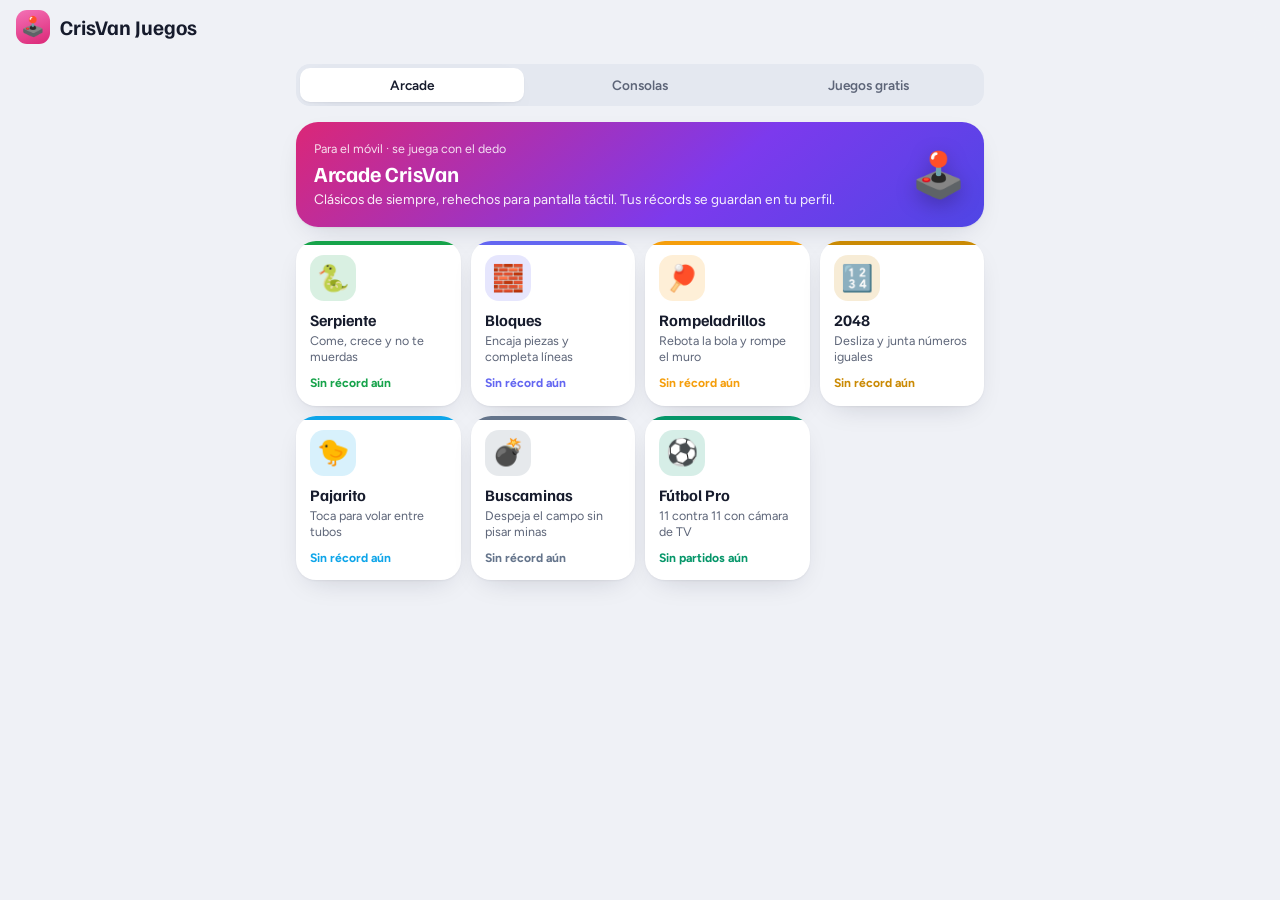
<file: index.html>
<!doctype html>
<html lang="es">
<head>
<meta charset="utf-8">
<meta name="viewport" content="width=device-width,initial-scale=1,viewport-fit=cover">
<title>CrisVan Juegos</title>
<meta name="theme-color" content="#DB2777">
<meta name="apple-mobile-web-app-capable" content="yes">
<meta name="apple-mobile-web-app-status-bar-style" content="black-translucent">
<meta name="apple-mobile-web-app-title" content="Juegos">
<link rel="manifest" href="manifest.webmanifest">
<link rel="apple-touch-icon" href="icons/icon-180.png">
<link rel="icon" href="icons/icon-192.png">
<link rel="preconnect" href="https://fonts.googleapis.com">
<link rel="stylesheet" href="https://fonts.googleapis.com/css2?family=Familjen+Grotesk:wght@500;700&family=Figtree:wght@400;500;600;700&display=swap">
<style>
:root{--bg:#EFF1F6;--surface:#FFFFFF;--sunk:#E4E8F0;--ink:#161B2C;--muted:#5D6578;--line:#D7DCE6;--accent:#3550A3;
 --f-display:"Familjen Grotesk","Avenir Next",system-ui,sans-serif;--f-body:"Figtree",-apple-system,"Segoe UI",system-ui,sans-serif;
 --sh:0 1px 2px rgba(16,24,48,.05),0 10px 30px -14px rgba(16,24,48,.22);color-scheme:light}
@media (prefers-color-scheme: dark){:root{--bg:#10131C;--surface:#191E2B;--sunk:#141824;--ink:#E7EAF2;--muted:#98A0B3;--line:#2A3142;--accent:#8EA6EE;color-scheme:dark}}
*{box-sizing:border-box}[hidden]{display:none!important}
html,body{margin:0;background:var(--bg);color:var(--ink);font:400 16px/1.4 var(--f-body);-webkit-text-size-adjust:100%}
.top{position:sticky;top:0;z-index:5;padding:calc(env(safe-area-inset-top) + 10px) 16px 10px;background:color-mix(in srgb,var(--bg) 85%,transparent);backdrop-filter:blur(12px);display:flex;align-items:center;gap:10px}
.top .lg{width:34px;height:34px;border-radius:11px;display:grid;place-items:center;background:linear-gradient(160deg,#F472B6,#DB2777);color:#fff;font-size:19px}
.top h1{font:700 1.3rem var(--f-display);margin:0}
.wrap{max-width:720px;margin:0 auto;padding:6px 16px calc(40px + env(safe-area-inset-bottom))}
.btn{font:600 .92rem var(--f-body);border:0;border-radius:12px;padding:11px 16px;background:var(--accent);color:#fff;cursor:pointer}
.btn.sec{background:var(--surface);color:var(--ink);border:1px solid var(--line)}
.wa-full{width:100%;margin:0 0 6px}
.hcard{background:var(--surface);border-radius:22px;box-shadow:var(--sh);padding:16px;margin-bottom:12px;display:grid;gap:8px}
.empty2{text-align:center;color:var(--muted);padding:26px 16px;background:var(--surface);border-radius:20px;box-shadow:var(--sh);margin-bottom:14px}
.seg{display:flex;background:var(--sunk);border-radius:14px;padding:4px;gap:4px;margin:4px 0 16px;overflow-x:auto}
.seg button{flex:1;border:0;background:none;color:var(--muted);font:600 .85rem var(--f-body);padding:9px 8px;border-radius:10px;cursor:pointer;white-space:nowrap}
.seg button[aria-selected="true"]{background:var(--surface);color:var(--ink);box-shadow:var(--sh)}
.h-sec{font:700 .75rem var(--f-body);text-transform:uppercase;letter-spacing:.12em;color:var(--muted);margin:22px 0 10px}
.sub2{font-size:.85rem;color:var(--muted);line-height:1.55}
#toast{position:fixed;left:50%;bottom:calc(24px + env(safe-area-inset-bottom));transform:translateX(-50%);background:#111827;color:#fff;padding:10px 16px;border-radius:14px;font:600 .88rem var(--f-body);z-index:9600;max-width:90vw;text-align:center;box-shadow:0 10px 30px rgba(0,0,0,.3)}
</style>
<link rel="stylesheet" href="games.css">
</head>
<body>
<header class="top"><div class="lg">🕹️</div><h1>CrisVan Juegos</h1></header>
<main class="wrap" id="mi-body"></main>
<div id="toast" hidden></div>
<script>
/* mini-entorno (antes lo daba CrisVan Hub) */
const $=s=>document.querySelector(s),$$=s=>[...document.querySelectorAll(s)];
const esc=s=>String(s==null?"":s).replace(/[&<>"]/g,c=>({"&":"&amp;","<":"&lt;",">":"&gt;",'"':"&quot;"}[c]));
function toast(t){if(!t)return;const e=$("#toast");e.textContent=t;e.hidden=false;clearTimeout(toast._t);toast._t=setTimeout(()=>e.hidden=true,2600)}
const nrm=s=>String(s||"").toLowerCase().normalize("NFD").replace(/[̀-ͯ]/g,"");
const iso2=d=>`${d.getFullYear()}-${String(d.getMonth()+1).padStart(2,"0")}-${String(d.getDate()).padStart(2,"0")}`;
const today0=()=>{const d=new Date();d.setHours(0,0,0,0);return d};
const daysTo=s=>{if(!s)return null;const [y,m,d]=s.split("-").map(Number);return Math.round((new Date(y,m-1,d)-today0())/864e5)};
const relD=n=>n==null?"":n===0?"hoy":n===1?"mañana":n===-1?"ayer":n>0?`en ${n} días`:`hace ${-n} días`;
const seg=(items,cur,attr)=>`<div class="seg" role="tablist">${items.map(([k,l])=>`<button role="tab" data-${attr}="${k}" aria-selected="${k===cur}">${l}</button>`).join("")}</div>`;
const B=()=>$("#mi-body");
let miState={tab:(()=>{try{return localStorage.getItem("gjTab")||"arcade"}catch(e){return"arcade"}})()};
const keepFocus=fn=>{const a=document.activeElement;if(a&&a.matches&&a.matches("#mi-body input")&&!miState.force)return;miState.force=false;fn()};
const curApp="juegos",profile="local",dbRaw=null;
</script>
<script src="app.js"></script>
<script>
addEventListener("click",e=>{const t=e.target.closest("[data-gmtab]");if(t)try{localStorage.setItem("gjTab",t.dataset.gmtab)}catch(_){}} ,true);
try{navigator.storage&&navigator.storage.persist&&navigator.storage.persist()}catch(e){}
renderJuegos();
if("serviceWorker" in navigator)addEventListener("load",()=>navigator.serviceWorker.register("sw.js").catch(()=>{}));
</script>
</body>
</html>
</file>
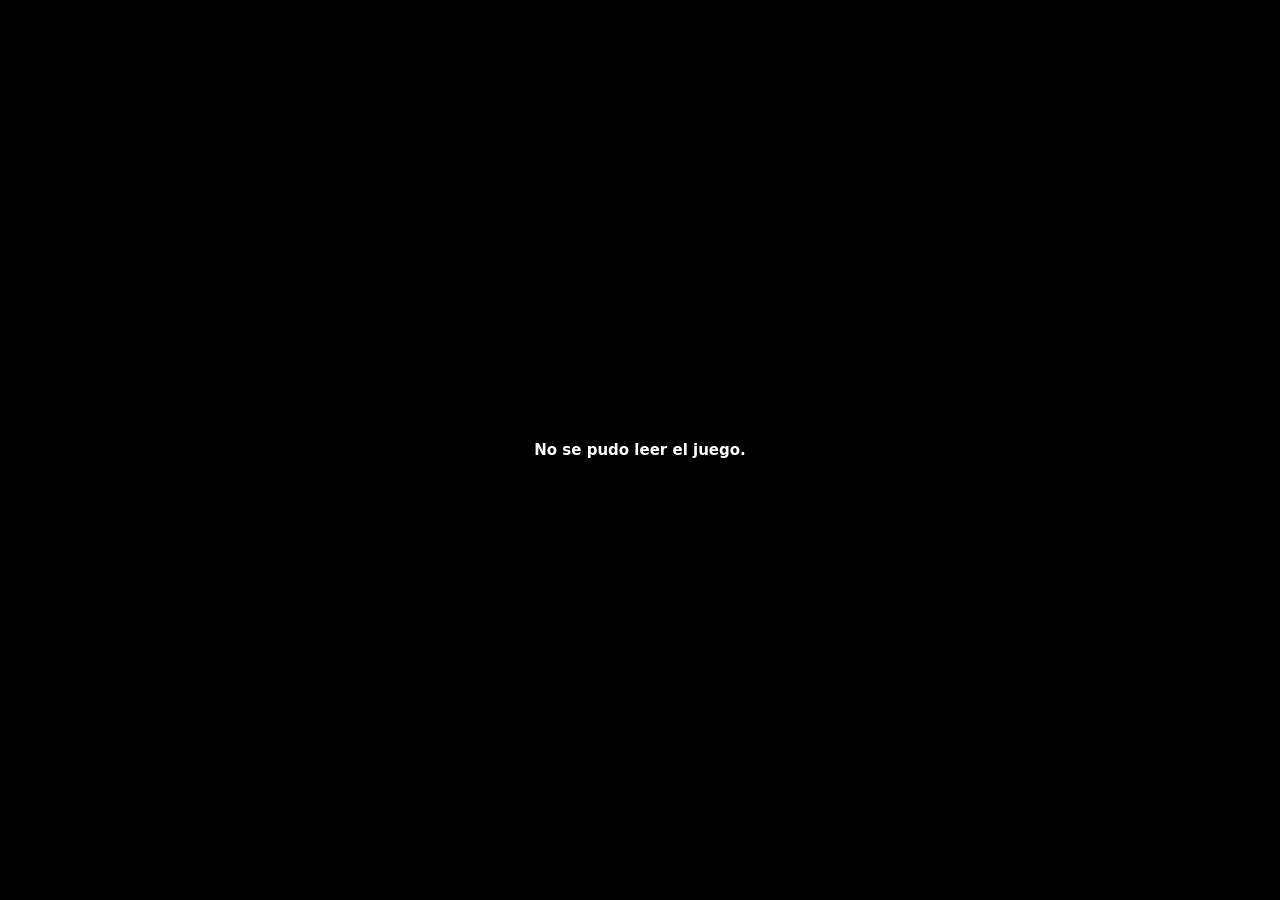
<file: ejs.html>
<!doctype html>
<html lang="es"><head><meta charset="utf-8"><meta name="viewport" content="width=device-width,initial-scale=1,viewport-fit=cover">
<title>Consola</title>
<style>html,body{margin:0;height:100%;background:#000;color:#fff;font:600 15px system-ui,sans-serif;overflow:hidden}#game{width:100%;height:100%}#err{position:absolute;inset:0;display:grid;place-items:center;text-align:center;padding:24px}</style>
</head><body><div id="game"></div><div id="err" hidden></div>
<script>
/* EmulatorJS (https://emulatorjs.org, GPL-3.0) cargado desde su CDN oficial. El juego sale del IndexedDB de la app. */
const q=new URLSearchParams(location.search),id=q.get("id"),core=q.get("core"),name=q.get("name")||"juego";
const fail=t=>{const e=document.getElementById("err");e.textContent=t;e.hidden=false};
const op=indexedDB.open("gfNes");
op.onerror=()=>fail("No se pudo abrir tu biblioteca de juegos.");
op.onsuccess=()=>{let st;try{st=op.result.transaction("roms","readonly").objectStore("roms").get(id)}catch(e){fail("No se pudo leer el juego.");return}
  st.onsuccess=()=>{const rom=st.result;if(!rom){fail("No encuentro este juego en el móvil.");return}
    window.EJS_player="#game";window.EJS_core=core;window.EJS_gameName=name.replace(/[#<$+%>!`&*'|{}/\\?"=@:^\r\n]/g,"");
    window.EJS_gameUrl=URL.createObjectURL(rom.data instanceof Blob?rom.data:new Blob([rom.data]));
    window.EJS_pathtodata="https://cdn.emulatorjs.org/4.2.3/data/";
    window.EJS_language="es-ES";window.EJS_color="#DB2777";window.EJS_startButtonName="▶ Jugar";
    window.EJS_backgroundColor="#000";window.EJS_Buttons={netplay:false,cheat:false,exitEmulation:false};
    const s=document.createElement("script");s.src=EJS_pathtodata+"loader.js";s.onerror=()=>fail("Necesitas conexión a internet para cargar esta consola la primera vez.");document.body.appendChild(s)}};
</script>
</body></html>
</file>
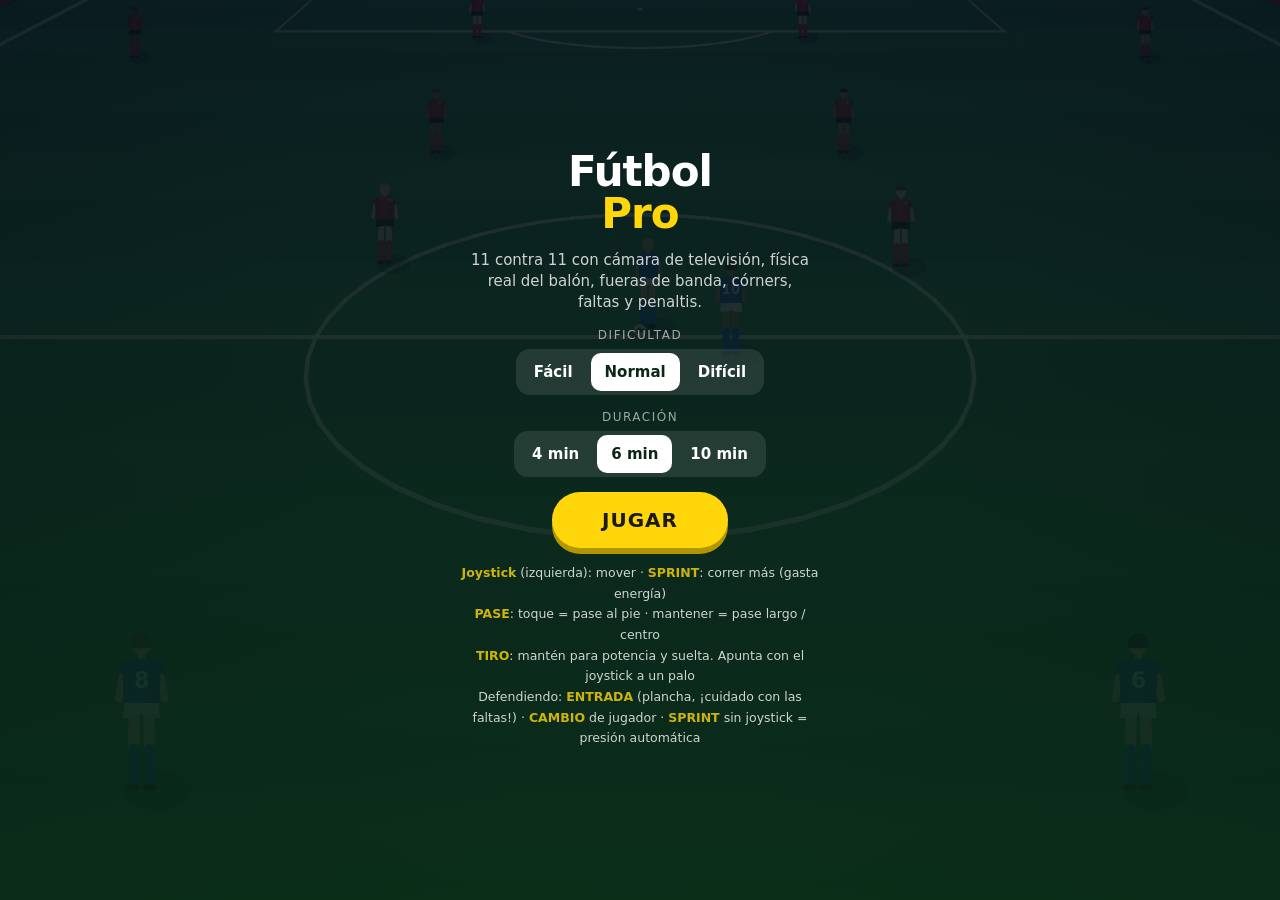
<file: futbol.html>
<!DOCTYPE html>
<html lang="es">
<head>
<meta charset="utf-8">
<meta name="viewport" content="width=device-width,initial-scale=1,maximum-scale=1,user-scalable=no,viewport-fit=cover">
<meta name="apple-mobile-web-app-capable" content="yes">
<meta name="mobile-web-app-capable" content="yes">
<meta name="apple-mobile-web-app-status-bar-style" content="black-translucent">
<meta name="theme-color" content="#06101c">
<title>Fútbol Pro</title>
<style>
html,body{margin:0;height:100%;background:#06101c;overflow:hidden;touch-action:none;-webkit-user-select:none;user-select:none;-webkit-touch-callout:none;-webkit-tap-highlight-color:transparent;font-family:-apple-system,BlinkMacSystemFont,system-ui,sans-serif;overscroll-behavior:none}
canvas{display:block;position:fixed;inset:0;width:100%;height:100%;touch-action:none}
#safe{position:fixed;left:0;top:0;padding:env(safe-area-inset-top) env(safe-area-inset-right) env(safe-area-inset-bottom) env(safe-area-inset-left);visibility:hidden;pointer-events:none}
.ov{position:fixed;inset:0;display:none;flex-direction:column;align-items:center;justify-content:center;gap:15px;background:linear-gradient(180deg,rgba(6,16,28,.88),rgba(8,40,22,.94));color:#fff;text-align:center;padding:calc(20px + env(safe-area-inset-top)) 22px calc(20px + env(safe-area-inset-bottom));box-sizing:border-box;z-index:5;overflow:auto}
.ov.show{display:flex}
h1{margin:0;font-size:42px;font-weight:900;letter-spacing:-1px;line-height:1}
h1 span{color:#ffd60a}
.sub{opacity:.8;font-size:15px;max-width:340px;line-height:1.4;margin:0}
.seg{display:flex;background:rgba(255,255,255,.1);border-radius:14px;padding:4px;gap:4px}
.seg button{border:0;background:transparent;color:#fff;font-weight:600;font-size:15px;font-family:inherit;padding:10px 14px;border-radius:10px}
.seg button.on{background:#fff;color:#0a2614}
.lbl{font-size:12px;text-transform:uppercase;letter-spacing:1.5px;opacity:.6;margin-bottom:-8px}
.big{border:0;background:#ffd60a;color:#1a1a1a;font-weight:800;font-size:20px;letter-spacing:1px;font-family:inherit;padding:16px 50px;border-radius:999px;box-shadow:0 6px 0 #b39500}
.big:active{transform:translateY(3px);box-shadow:0 3px 0 #b39500}
.ghost{border:2px solid rgba(255,255,255,.5);background:transparent;color:#fff;font-weight:700;font-size:16px;font-family:inherit;padding:12px 32px;border-radius:999px}
.score{font-size:60px;font-weight:900;letter-spacing:2px}
.how{font-size:12.5px;opacity:.8;line-height:1.65;max-width:360px}
.how b{color:#ffd60a}
.stats{font-size:14px;opacity:.85;line-height:1.7}
</style>
</head>
<body>
<canvas id="c"></canvas>
<div id="safe"></div>

<div class="ov show" id="menu">
  <h1>Fútbol<br><span>Pro</span></h1>
  <p class="sub">11 contra 11 con cámara de televisión, física real del balón, fueras de banda, córners, faltas y penaltis.</p>
  <div class="lbl">Dificultad</div>
  <div class="seg" id="diffSeg"><button data-d="facil">Fácil</button><button data-d="normal" class="on">Normal</button><button data-d="dificil">Difícil</button></div>
  <div class="lbl">Duración</div>
  <div class="seg" id="durSeg"><button data-t="240">4 min</button><button data-t="360" class="on">6 min</button><button data-t="600">10 min</button></div>
  <button class="big" id="play">JUGAR</button>
  <div class="how">
    <b>Joystick</b> (izquierda): mover · <b>SPRINT</b>: correr más (gasta energía)<br>
    <b>PASE</b>: toque = pase al pie · mantener = pase largo / centro<br>
    <b>TIRO</b>: mantén para potencia y suelta. Apunta con el joystick a un palo<br>
    Defendiendo: <b>ENTRADA</b> (plancha, ¡cuidado con las faltas!) · <b>CAMBIO</b> de jugador · <b>SPRINT</b> sin joystick = presión automática
  </div>
</div>

<div class="ov" id="pause">
  <h1>Pausa</h1>
  <div class="stats" id="pauseStats"></div>
  <button class="big" id="resume">CONTINUAR</button>
  <button class="ghost" id="quit">Abandonar partido</button>
</div>

<div class="ov" id="end">
  <h1 id="endTitle">¡Victoria!</h1>
  <div class="score" id="endScore">0 – 0</div>
  <div class="stats" id="endStats"></div>
  <button class="big" id="again">REVANCHA</button>
  <button class="ghost" id="toMenu">Menú</button>
</div>

<script>
(()=>{
"use strict";
/* ================= Constants ================= */
const cv=document.getElementById('c'),ctx=cv.getContext('2d');
const FL=105,FW=68,GW=7.32,GH=2.44,GD=2.0,BRAD=0.11,GRAV=9.81;
const G1=FW/2-GW/2,G2=FW/2+GW/2;
const CAM_D=21,CAM_H=14.5;
const CL=Math.hypot(CAM_D,CAM_H),cosP=CAM_D/CL,sinP=CAM_H/CL;
const SPR=1.45; // sprite exaggeration for small screens
const K_ROLL=0.75,K_AIR=0.1;
const DIFFS={
  facil:{spd:.9,tack:.6,shoot:.75,acc:.5,gk:.55,react:.6,pass:.6},
  normal:{spd:.97,tack:.85,shoot:1,acc:.68,gk:.68,react:.42,pass:.8},
  dificil:{spd:1.04,tack:1.1,shoot:1.15,acc:.8,gk:.8,react:.28,pass:.95}
};
const FORM=[
 {r:'GK',fx:.5,fy:.01,n:1},
 {r:'DEF',fx:.12,fy:.21,n:3},{r:'DEF',fx:.37,fy:.17,n:4},{r:'DEF',fx:.63,fy:.17,n:5},{r:'DEF',fx:.88,fy:.21,n:2},
 {r:'MID',fx:.13,fy:.39,n:11},{r:'MID',fx:.38,fy:.35,n:8},{r:'MID',fx:.62,fy:.35,n:6},{r:'MID',fx:.87,fy:.39,n:7},
 {r:'FW',fx:.42,fy:.47,n:9},{r:'FW',fx:.6,fy:.46,n:10}
];
const NAMES=[["Ortega","Navarro","Iglesias","Prieto","Castillo","Vega","Herrera","Molina","Rubio","Cano","Garrido"],
             ["Ferreira","Moreau","Bianchi","Kowalski","Lindqvist","Novak","Duarte","Petrov","Schulz","Okafor","Varga"]];
const KITS=[[{shirt:'#1d5fe0',shirt2:'#164bb3',shorts:'#f4f6fb',socks:'#1d5fe0',num:'#fff'},{shirt:'#18b56c',shirt2:'#12935a',shorts:'#111',socks:'#18b56c',num:'#fff',gloves:'#f5f5f5'}],
            [{shirt:'#d7282f',shirt2:'#a91d23',shorts:'#151515',socks:'#d7282f',num:'#fff'},{shirt:'#f2b705',shirt2:'#c99600',shorts:'#2a2a2a',socks:'#f2b705',num:'#111',gloves:'#222'}]];
const SKINS=['#f1c9a5','#e0ac7e','#c68642','#8d5524','#f5d0b5','#a86b3c','#d9a273'];
const HAIRS=['#1b1b1b','#3b2416','#6b4423','#d9b26f','#0e0e0e','#5a3a22','#8a5a2b'];

/* ================= Utils ================= */
const clamp=(v,a,b)=>v<a?a:v>b?b:v;
const hyp=Math.hypot;
const rnd=(a,b)=>a+Math.random()*(b-a);
const gauss=()=>(Math.random()+Math.random()+Math.random()-1.5)*1.15;
const dist=(a,b)=>hyp(a.x-b.x,a.y-b.y);
function segDist(px,py,ax,ay,bx,by){const dx=bx-ax,dy=by-ay,l=dx*dx+dy*dy||1;const t=clamp(((px-ax)*dx+(py-ay)*dy)/l,0,1);return hyp(px-ax-dx*t,py-ay-dy*t)}
const dir=t=>t===0?1:-1, ownY=t=>t===0?0:FL, oppY=t=>t===0?FL:0;
function toWorld(t,fx,fy){return t===0?{x:fx*FW,y:fy*FL}:{x:(1-fx)*FW,y:FL-fy*FL}}

/* ================= State ================= */
let VW=0,VH=0,DPR=1,safe={t:0,r:0,b:0,l:0},L={},F=300,CX=0,CY=0;
let players=[],teams=[[],[]],ball=null,ctrl=null,score=[0,0],state='menu',clock=0,MATCH=360,half=1,firstKick=0;
let diff=DIFFS.normal,paused=false,switchT=0,deadT=0,deadFn=null,goalT=0,scorer=null,setp=null,fade=0;
let ticker='',tickerT=0,bigMsg='',bigSub='',bigT=0;
let chaser=[null,null],cover=[null,null],marks=[new Map(),new Map()],support=new Map(),offLine=[0,FL];
let stats={shots:[0,0],onT:[0,0],poss:[0,0],fouls:[0,0],corners:[0,0]};
const cam={x:34,y:40};

/* ================= Layout ================= */
function readSafe(){const s=getComputedStyle(document.getElementById('safe'));safe={t:parseFloat(s.paddingTop)||0,r:parseFloat(s.paddingRight)||0,b:parseFloat(s.paddingBottom)||0,l:parseFloat(s.paddingLeft)||0}}
function resize(){
  DPR=Math.min(window.devicePixelRatio||1,3);VW=window.innerWidth;VH=window.innerHeight;
  cv.width=Math.round(VW*DPR);cv.height=Math.round(VH*DPR);readSafe();
  const portrait=VH>=VW;
  F=Math.min(VW*CL/25,VH*CL/21);
  CX=VW/2;CY=portrait?VH*.53:VH*.52;
  const by=VH-safe.b-(portrait?82:70);
  L.shoot={x:VW-safe.r-62,y:by,r:42};
  L.pass={x:VW-safe.r-150,y:by+22,r:34};
  L.sprint={x:VW-safe.r-74,y:by-92,r:28};
  L.joy={x:safe.l+88,y:by};
  L.pause={x:VW-safe.r-28,y:safe.t+26,r:19};
  L.mute={x:safe.l+28,y:safe.t+26,r:19};
  L.mm={w:44,h:68,x:VW-safe.r-56,y:safe.t+54};
}
window.addEventListener('resize',resize);
window.addEventListener('orientationchange',()=>setTimeout(resize,250));

/* ================= Audio ================= */
let ac=null,muted=false,noiseBuf=null,crowdGain=null,crowdT=0;
function ensureAudio(){
  if(!ac){try{ac=new (window.AudioContext||window.webkitAudioContext)();const n=ac.sampleRate*2;noiseBuf=ac.createBuffer(1,n,ac.sampleRate);const d=noiseBuf.getChannelData(0);let b=0;for(let i=0;i<n;i++){b=b*.6+(Math.random()*2-1)*.4;d[i]=b}
    const s=ac.createBufferSource(),f=ac.createBiquadFilter();crowdGain=ac.createGain();s.buffer=noiseBuf;s.loop=true;f.type='bandpass';f.frequency.value=700;f.Q.value=.5;crowdGain.gain.value=0;s.connect(f).connect(crowdGain).connect(ac.destination);s.start()}catch(e){ac=null}}
  if(ac&&ac.state==='suspended')ac.resume();
}
function env(g,t0,a,peak,dur){g.gain.setValueAtTime(0.0001,t0);g.gain.exponentialRampToValueAtTime(peak,t0+a);g.gain.exponentialRampToValueAtTime(0.0001,t0+dur)}
const sfx={
  kick(p=.6){if(!ac||muted)return;const t=ac.currentTime;const o=ac.createOscillator(),g=ac.createGain();o.type='sine';o.frequency.setValueAtTime(170,t);o.frequency.exponentialRampToValueAtTime(50,t+.1);env(g,t,.004,.2+.35*p,.13);o.connect(g).connect(ac.destination);o.start(t);o.stop(t+.15);
    const s=ac.createBufferSource(),f=ac.createBiquadFilter(),g2=ac.createGain();s.buffer=noiseBuf;f.type='highpass';f.frequency.value=1800;env(g2,t,.002,.06+.12*p,.05);s.connect(f).connect(g2).connect(ac.destination);s.start(t);s.stop(t+.06)},
  post(){if(!ac||muted)return;const t=ac.currentTime;[620,1180,1710].forEach((fr,i)=>{const o=ac.createOscillator(),g=ac.createGain();o.type='triangle';o.frequency.value=fr;env(g,t,.002,.12/(i+1),.6);o.connect(g).connect(ac.destination);o.start(t);o.stop(t+.65)})},
  net(){if(!ac||muted)return;const t=ac.currentTime;const s=ac.createBufferSource(),f=ac.createBiquadFilter(),g=ac.createGain();s.buffer=noiseBuf;f.type='lowpass';f.frequency.value=500;env(g,t,.01,.35,.3);s.connect(f).connect(g).connect(ac.destination);s.start(t);s.stop(t+.32)},
  whistle(len=.35,at=0){if(!ac||muted)return;const t=ac.currentTime+at;const o=ac.createOscillator(),l=ac.createOscillator(),lg=ac.createGain(),g=ac.createGain();o.type='sine';o.frequency.value=2750;l.frequency.value=30;lg.gain.value=150;l.connect(lg).connect(o.frequency);g.gain.setValueAtTime(0.0001,t);g.gain.exponentialRampToValueAtTime(.12,t+.02);g.gain.setValueAtTime(.12,t+len-.04);g.gain.exponentialRampToValueAtTime(0.0001,t+len);o.connect(g).connect(ac.destination);o.start(t);l.start(t);o.stop(t+len+.02);l.stop(t+len+.02)},
  roar(dur=3,vol=.4){if(!ac||muted)return;const t=ac.currentTime;const s=ac.createBufferSource(),f=ac.createBiquadFilter(),g=ac.createGain();s.buffer=noiseBuf;s.loop=true;f.type='bandpass';f.frequency.value=900;f.Q.value=.4;g.gain.setValueAtTime(0.0001,t);g.gain.exponentialRampToValueAtTime(vol,t+.3);g.gain.exponentialRampToValueAtTime(0.0001,t+dur);s.connect(f).connect(g).connect(ac.destination);s.start(t);s.stop(t+dur+.05)},
  ooh(){this.roar(1.3,.18)},
  tackle(){if(!ac||muted)return;const t=ac.currentTime;const s=ac.createBufferSource(),f=ac.createBiquadFilter(),g=ac.createGain();s.buffer=noiseBuf;f.type='lowpass';f.frequency.value=700;env(g,t,.01,.25,.2);s.connect(f).connect(g).connect(ac.destination);s.start(t);s.stop(t+.22)}
};
function crowdLevel(dt){
  if(!ac||!crowdGain)return;crowdT-=dt;if(crowdT>0)return;crowdT=.25;
  let v=0;
  if(state!=='menu'&&state!=='end'&&!paused&&!muted){const dg=Math.min(ball.y,FL-ball.y);v=.035+clamp((30-dg)/30,0,1)*.05}
  crowdGain.gain.setTargetAtTime(v,ac.currentTime,.4);
}

/* ================= Input ================= */
const joy={x:0,y:0,id:null,base:null,knob:null};
const mkBtn=()=>({id:null,down:false,t:0,pr:false,rel:false,held:0,mode:null});
const btn={shoot:mkBtn(),pass:mkBtn(),sprint:mkBtn()};
const keys={};
const near=(x,y,o,m=1.25)=>hyp(x-o.x,y-o.y)<o.r*m;
function pressBtn(b,id){b.id=id;b.down=true;b.t=0;b.pr=true}
function releaseBtn(b){b.id=null;b.down=false;b.rel=true;b.held=b.t}
function pdown(e){
  e.preventDefault();ensureAudio();
  const x=e.clientX,y=e.clientY;
  if(state==='menu'||state==='end')return;
  if(near(x,y,L.pause,1.6)){setPause(true);return}
  if(near(x,y,L.mute,1.6)){muted=!muted;return}
  if(paused)return;
  if(near(x,y,L.shoot)){pressBtn(btn.shoot,e.pointerId);return}
  if(near(x,y,L.pass)){pressBtn(btn.pass,e.pointerId);return}
  if(near(x,y,L.sprint,1.35)){pressBtn(btn.sprint,e.pointerId);return}
  if(x<VW*.5&&y>safe.t+60&&joy.id===null){joy.id=e.pointerId;joy.base={x,y};joy.knob={x,y};joy.x=joy.y=0}
}
function pmove(e){
  if(e.pointerId!==joy.id)return;e.preventDefault();
  const R=54;let dx=e.clientX-joy.base.x,dy=e.clientY-joy.base.y,d=hyp(dx,dy);
  if(d>R){joy.base.x+=dx*(1-R/d);joy.base.y+=dy*(1-R/d);dx=e.clientX-joy.base.x;dy=e.clientY-joy.base.y;d=R}
  joy.knob={x:joy.base.x+dx,y:joy.base.y+dy};
  if(d/R<.15){joy.x=joy.y=0}else{joy.x=dx/R;joy.y=dy/R}
}
function pup(e){
  if(e.pointerId===joy.id){joy.id=null;joy.x=joy.y=0;joy.base=null}
  for(const k in btn)if(btn[k].id===e.pointerId)releaseBtn(btn[k]);
}
cv.addEventListener('pointerdown',pdown,{passive:false});
window.addEventListener('pointermove',pmove,{passive:false});
window.addEventListener('pointerup',pup);window.addEventListener('pointercancel',pup);
document.addEventListener('touchmove',e=>e.preventDefault(),{passive:false});
document.addEventListener('gesturestart',e=>e.preventDefault());
document.addEventListener('dblclick',e=>e.preventDefault());
const KB={KeyK:'shoot',Space:'shoot',KeyJ:'pass',KeyX:'pass',ShiftLeft:'sprint',KeyL:'sprint'};
window.addEventListener('keydown',e=>{if(keys[e.code])return;keys[e.code]=true;ensureAudio();const b=KB[e.code];if(b){pressBtn(btn[b],'k');e.preventDefault()}if(e.code==='KeyP'||e.code==='Escape')setPause(!paused)});
window.addEventListener('keyup',e=>{keys[e.code]=false;const b=KB[e.code];if(b&&btn[b].id==='k')releaseBtn(btn[b])});
function joyVec(){
  let jx=joy.x,jy=joy.y;
  const kx=(keys.ArrowRight||keys.KeyD?1:0)-(keys.ArrowLeft||keys.KeyA?1:0),ky=(keys.ArrowDown||keys.KeyS?1:0)-(keys.ArrowUp||keys.KeyW?1:0);
  if(kx||ky){const d=hyp(kx,ky);jx=kx/d;jy=ky/d}
  const m=hyp(jx,jy);
  if(m<.15)return {x:0,y:0,m:0};
  return {x:jx/m,y:-jy/m,m:Math.min(1,m)}; // world: up on screen = +y
}

/* ================= Setup ================= */
function newMatch(){
  players=[];teams=[[],[]];
  for(const t of [0,1])FORM.forEach((f,i)=>{
    const p={team:t,idx:i,role:f.r,fx:f.fx,fy:f.fy,num:f.n,name:NAMES[t][i],
      skin:SKINS[(i*3+t*5)%SKINS.length],hair:HAIRS[(i*5+t*2)%HAIRS.length],
      x:0,y:0,vx:0,vy:0,ang:t?-Math.PI/2:Math.PI/2,dx:0,dy:dir(t),anim:Math.random()*6,
      cool:0,slide:0,sdx:0,sdy:0,slideHit:false,down:0,lie:0,dive:0,diveDir:0,diveSpd:0,kickT:0,holdT:0,stamina:1,tackT:rnd(.2,.6),decT:rnd(0,.4),idle:0,sprinting:false};
    players.push(p);teams[t].push(p);
  });
  ball={x:34,y:52.5,z:0,vx:0,vy:0,vz:0,owner:null,passTo:null,passT:0,last:null,lastTeam:-1,shot:false,saveTried:false,rot:0,inNet:0,kickAge:0,protect:0};
  score=[0,0];clock=0;half=1;stats={shots:[0,0],onT:[0,0],poss:[0,0],fouls:[0,0],corners:[0,0]};
  firstKick=Math.random()<.5?0:1;
  ctrl=teams[0][9];
  setupSet({kind:'kickoff',team:firstKick});
  cam.x=34;cam.y=46;
}
function setPos(p,x,y){p.x=x;p.y=y;p.vx=p.vy=0;p.slide=p.dive=p.down=p.lie=0;p.kickT=0;p.holdT=0;p.cool=.2}
function setupSet(s){
  fade=.45;state='set';setp=s;
  s.t=s.team===0&&s.kind!=='goalkick'?8:rnd(1.1,1.7);
  const sg=dir(s.team);
  // ball spot
  if(s.kind==='kickoff'){s.x=34;s.y=52.5}
  if(s.kind==='corner'){s.x=s.x<34?.4:FW-.4;s.y=s.y<52?.4:FL-.4}
  if(s.kind==='goalkick'){s.x=34+(Math.random()<.5?-1:1)*6;s.y=ownY(s.team)+sg*5.5}
  if(s.kind==='penalty'){s.x=34;s.y=oppY(s.team)-sg*11}
  if(s.kind==='throw'){s.x=s.x<34?0:FW}
  Object.assign(ball,{x:s.x,y:s.y,z:0,vx:0,vy:0,vz:0,owner:null,passTo:null,shot:false,inNet:0,protect:0,saveTried:false});
  ball.last=null;
  // formation positions
  for(const p of players){
    if(s.kind==='kickoff'){const w=toWorld(p.team,p.fx,p.fy);setPos(p,w.x,w.y);continue}
    const f=formTarget(p);setPos(p,f.x,f.y);
  }
  for(const t of [0,1]){const g=teams[t][0];setPos(g,34,ownY(t)+dir(t)*.8)}
  // taker
  let tk;
  const field=teams[s.team].filter(p=>p.role!=='GK');
  if(s.kind==='goalkick')tk=teams[s.team][0];
  else if(s.kind==='kickoff')tk=teams[s.team][9];
  else if(s.kind==='penalty')tk=teams[s.team][10];
  else tk=field.slice().sort((a,b)=>dist(a,ball)-dist(b,ball))[0];
  s.taker=tk;
  // default aim
  let ax=0,ay=sg;
  if(s.kind==='throw'){ax=s.x<34?1:-1;ay=sg*.6}
  if(s.kind==='corner'){ax=34-s.x;ay=(oppY(s.team)-sg*11)-s.y}
  if(s.kind==='kickoff'){ax=s.team===0?-.4:.4;ay=-sg}
  const al=hyp(ax,ay)||1;s.ax=ax/al;s.ay=ay/al;
  placeTaker(s);
  // special arrangements
  const opp=teams[1-s.team];
  if(s.kind==='kickoff'){
    const mate=teams[s.team][10];setPos(mate,34+(s.team===0?2.5:-2.5),52.5-sg*1);
    for(const p of players){const d=hyp(p.x-34,p.y-52.5);if(p!==tk&&p!==mate){const own=p.team===0?Math.min(p.y,51.5):Math.max(p.y,53.5);p.y=own}if(p.team!==s.team&&d<9.5){const a=Math.atan2(p.y-52.5,p.x-34);p.x=34+Math.cos(a)*9.6;p.y=52.5+Math.sin(a)*9.6;if(p.team===0)p.y=Math.min(p.y,51.5);else p.y=Math.max(p.y,53.5)}}
  }
  if(s.kind==='corner'){
    const gy=oppY(s.team);
    const spots=[[34,gy-sg*6],[31,gy-sg*9],[37.5,gy-sg*10],[29,gy-sg*12],[39,gy-sg*13],[34,gy-sg*17]];
    const atk=[9,10,2,3,7,6].map(i=>teams[s.team][i]).filter(p=>p!==tk);
    atk.forEach((p,i)=>{if(spots[i])setPos(p,spots[i][0]+rnd(-.8,.8),spots[i][1])});
    const dfs=[2,3,1,4,6,7].map(i=>opp[i]);
    dfs.forEach((p,i)=>{const a=atk[i];if(a)setPos(p,a.x+rnd(-.6,.6),a.y+sg*1.2)});
    setPos(opp[9],34,gy-sg*22);
    stats.corners[s.team]++;
  }
  if(s.kind==='penalty'){
    const gy=oppY(s.team);
    for(const p of players){if(p===tk||p.role==='GK')continue;const inBoxY=Math.abs(p.y-gy)<17;if(inBoxY&&Math.abs(p.x-34)<21)setPos(p,clamp(p.x,10,58)+rnd(-1,1),gy-sg*rnd(18,22))}
    setPos(opp[0],34,gy-sg*.3);
  }
  if(s.kind==='free'){
    const gy=oppY(s.team),dG=hyp(34-s.x,gy-s.y);
    if(dG<34){ // wall
      const ux=(34-s.x)/dG,uy=(gy-s.y)/dG,wx=s.x+ux*9.15,wy=s.y+uy*9.15;
      const n=dG<25?4:3;
      const wallers=[6,7,8,5].map(i=>opp[i]).slice(0,n);
      wallers.forEach((p,i)=>{const o=(i-(n-1)/2)*.75;setPos(p,wx-uy*o,wy+ux*o)});
    }
  }
  // keep opponents 9.15 m away
  if(s.kind!=='kickoff')for(const p of opp){const d=hyp(p.x-ball.x,p.y-ball.y);if(d<9.15&&p.role!=='GK'){const a=Math.atan2(p.y-ball.y,p.x-ball.x)||0;p.x=ball.x+Math.cos(a)*9.3;p.y=ball.y+Math.sin(a)*9.3}}
  for(const p of players){p.x=clamp(p.x,-1,FW+1);p.y=clamp(p.y,-.5,FL+.5)}
  if(s.team===0&&s.kind!=='goalkick')ctrl=tk;
  else ctrl=teams[0].filter(p=>p.role!=='GK').sort((a,b)=>dist(a,ball)-dist(b,ball))[0];
  cam.x=clamp(ball.x,13,55);cam.y=clamp(ball.y+(s.team===0?5:-2),6,100);
  if(s.kind==='throw'){ball.z=2.1}
  const T=s.team===0?'tu equipo':'la CPU';
  const txt={kickoff:'Saque inicial',throw:'Saque de banda para '+T,corner:'Córner para '+T,goalkick:'Saque de puerta',free:'Falta a favor de '+T,penalty:'¡PENALTI para '+T+'!'}[s.kind];
  tick(txt);
  if(s.kind==='penalty'){bigMsg='¡PENALTI!';bigSub='';bigT=1.6}
  for(const k in btn){btn[k].mode=null}
}
function placeTaker(s){
  const tk=s.taker;
  if(s.kind==='throw'){setPos(tk,s.x+(s.x<34?-.3:.3),s.y)}
  else setPos(tk,ball.x-s.ax*.65,ball.y-s.ay*.65);
  tk.ang=Math.atan2(s.ay,s.ax);tk.dx=s.ax;tk.dy=s.ay;tk.cool=0;
}

/* ================= Ball helpers ================= */
function possTeam(){if(ball.owner)return ball.owner.team;if(ball.passTo)return ball.passTo.team;return -1}
function airTime(){if(ball.z<=.02&&ball.vz<=.5)return 0;return (ball.vz+Math.sqrt(Math.max(0,ball.vz*ball.vz+2*GRAV*ball.z)))/GRAV}
function ballAt(t){
  const tA=airTime();
  let f,zt=0;
  if(t<=tA){f=(1-Math.exp(-K_AIR*t))/K_AIR;zt=ball.z+ball.vz*t-.5*GRAV*t*t}
  else{const fa=(1-Math.exp(-K_AIR*tA))/K_AIR,ea=Math.exp(-K_AIR*tA)*(tA>0?.85:1);f=fa+ea*(1-Math.exp(-K_ROLL*(t-tA)))/K_ROLL}
  return {x:clamp(ball.x+ball.vx*f,-1,FW+1),y:clamp(ball.y+ball.vy*f,-1,FL+1),z:Math.max(0,zt)};
}
function intercept(p,spd){
  if(ball.owner)return {x:ball.owner.x+ball.owner.vx*.25,y:ball.owner.y+ball.owner.vy*.25,t:dist(p,ball.owner)/spd};
  for(let t=0;t<=3;t+=.06){const b=ballAt(t);if(b.z>2.3)continue;if(hyp(b.x-p.x,b.y-p.y)<=spd*t+.6)return {x:b.x,y:b.y,t}}
  const b=ballAt(3);return {x:b.x,y:b.y,t:3+dist(p,b)/spd};
}
function kickBall(p,vx,vy,vz,kind,pow){
  ball.owner=null;ball.vx=vx;ball.vy=vy;ball.vz=vz;ball.last=p;ball.lastTeam=p.team;
  ball.shot=kind==='shot';ball.saveTried=false;ball.passTo=null;ball.kickAge=0;ball.inNet=0;ball.protect=0;
  if(ball.z<.02&&vz>0)ball.z=.03;
  p.cool=.35;p.kickT=.28;sfx.kick(pow||.5);
}
function groundPassTo(p,tx,ty){
  const dx=tx-ball.x,dy=ty-ball.y,d=hyp(dx,dy)||1;
  const v=clamp(d*K_ROLL+5,8,27);
  kickBall(p,dx/d*v,dy/d*v,0,'pass',.4);
}
function lobTo(p,tx,ty,flight){
  const dx=tx-ball.x,dy=ty-ball.y,d=hyp(dx,dy)||1;
  const T=flight||clamp(.55+d/23,.75,2.2);
  const vh=d/T*(1+K_AIR*T*.5);
  kickBall(p,dx/d*vh,dy/d*vh,.5*GRAV*T-(ball.z>1?ball.z/T:0),'pass',.7);
}
function shootAt(p,ax,ah,sp){
  const gy=oppY(p.team),dx=ax-ball.x,dy=gy-ball.y,d=hyp(dx,dy)||1;
  const t=d/sp*(1+K_AIR*d/sp*.5);
  const vz=(ah-ball.z+.5*GRAV*t*t)/t;
  p.ang=Math.atan2(dy,dx);p.dx=dx/d;p.dy=dy/d;
  kickBall(p,dx/d*sp,dy/d*sp,vz,'shot',Math.min(1,sp/30));
  stats.shots[p.team]++;
  if(ax>G1&&ax<G2&&ah<GH)stats.onT[p.team]++;
}
function passTo(p,m,lob){
  let tx=m.x,ty=m.y,d=hyp(tx-ball.x,ty-ball.y);
  for(let i=0;i<2;i++){
    let T;
    if(lob)T=clamp(.55+d/23,.75,2.2);
    else{const v=clamp(d*K_ROLL+5,8,27);T=-Math.log(Math.max(.05,1-d*K_ROLL/v))/K_ROLL}
    tx=clamp(m.x+m.vx*T*.85,1,FW-1);ty=clamp(m.y+m.vy*T*.85,1,FL-1);d=hyp(tx-ball.x,ty-ball.y);
  }
  if(lob)lobTo(p,tx,ty);else groundPassTo(p,tx,ty);
  ball.passTo=m;ball.passT=lob?3:2.4;
}
function laneBlocked(p,m){for(const o of teams[1-p.team]){const d=segDist(o.x,o.y,p.x,p.y,m.x,m.y);if(d<1.6&&dist(o,p)>1.2)return true}return false}
function openness(m){let n=99;for(const o of teams[1-m.team])n=Math.min(n,dist(o,m));return Math.min(n,10)/10}
function nearestOpp(p){let best=null,bd=1e9;for(const o of teams[1-p.team]){const d=dist(o,p);if(d<bd){bd=d;best=o}}return [best,bd]}
function inBox(o,t){return Math.abs(o.x-34)<20.16&&Math.abs(o.y-ownY(t))<16.5}

/* ================= Human ================= */
function humanPlay(dt){
  const p=ctrl;if(!p)return;
  const j=joyVec(),has=ball.owner===p,S=btn.shoot,P=btn.pass;
  if(P.pr){if(has)P.mode='pass';else{manualSwitch();P.mode=null;return}}
  if(S.pr){if(has)S.mode='shot';else{startSlide(p,j.m?j.x:p.dx,j.m?j.y:p.dy);S.mode=null}}
  if(P.rel&&P.mode==='pass'){P.mode=null;if(has){humanPass(p,P.held,j);return}}
  if(S.rel&&S.mode==='shot'){S.mode=null;if(has){humanShoot(p,S.held,j);return}}
  if(!has){if(P.mode==='pass')P.mode=null;if(S.mode==='shot')S.mode=null}
  if(p.slide>0||p.down>0)return;
  const spr=btn.sprint.down&&p.stamina>.04;
  let spd=(spr?8.1:6.1)*(has?.9:1)*(S.mode==='shot'?.55:1)*(.72+.28*Math.min(1,p.stamina*2.2));
  if(j.m){p.idle=0;p.sprinting=spr;setVel(p,j.x*spd*j.m,j.y*spd*j.m,dt,has?5:6)}
  else{
    p.idle+=dt;p.sprinting=false;
    if(!has&&(btn.sprint.down||p.idle>.9))aiOff(p,dt,true);
    else setVel(p,0,0,dt,6);
  }
}
function humanPass(p,held,j){
  const dx=j.m?j.x:p.dx,dy=j.m?j.y:p.dy;
  if(held<.22){
    const m=bestPassDir(p,dx,dy,false,0);
    if(m)passTo(p,m,false);else kickBall(p,dx*14,dy*14,0,'pass',.4);
  }else{
    const pw=clamp((held-.15)/.75,0,1);
    const m=bestPassDir(p,dx,dy,true,pw);
    if(m)passTo(p,m,true);else{const d=14+pw*36;lobTo(p,clamp(ball.x+dx*d,1,FW-1),clamp(ball.y+dy*d,1,FL-1))}
  }
}
function bestPassDir(p,dx,dy,long,pw){
  let best=null,bs=-1e9;const want=long?18+pw*30:12;
  for(const m of teams[p.team]){
    if(m===p)continue;
    const mx=m.x-p.x,my=m.y-p.y,d=hyp(mx,my);if(d<4||d>(long?60:38))continue;
    const al=(mx*dx+my*dy)/d;if(al<.45)continue;
    if(m.role==='GK'&&al<.85)continue;
    let s=al*3-Math.abs(d-want)/22+openness(m)*.6;
    if(!long&&laneBlocked(p,m))s-=.7;
    if(s>bs){bs=s;best=m}
  }
  return best;
}
function humanShoot(p,held,j){
  const pw=clamp(held/.9,0,1),gy=FL,dG=hyp(34-ball.x,gy-ball.y);
  if(dG>42||p.dy<-.25){const d=24+pw*26;lobTo(p,clamp(ball.x+p.dx*d,2,FW-2),clamp(ball.y+p.dy*d,2,FL-2));return}
  const aimX=34+(j.m?j.x*3.25:rnd(-1.4,1.4));
  const aimH=.25+pw*1.55;
  const [,od]=nearestOpp(p);
  const ang=Math.abs(ball.x-34)/(gy-ball.y+4);
  const ex=(.3+pw*pw*1.1+dG/24+(od<1.8?.8:0)+ang*.7)*gauss();
  const eh=(.12+pw*pw*.85+dG/45)*gauss();
  shootAt(p,aimX+ex,Math.max(.12,aimH+eh),16.5+pw*14.5);
  tick('¡Disparo de '+p.name+'!');
}
function startSlide(p,dx,dy){
  if(p.slide>0||p.down>0||p.cool>0)return;
  const d=hyp(dx,dy)||1;p.sdx=dx/d;p.sdy=dy/d;p.slide=.55;p.slideHit=false;p.ang=Math.atan2(p.sdy,p.sdx);p.dx=p.sdx;p.dy=p.sdy;
  p.stamina=Math.max(0,p.stamina-.08);sfx.tackle();
}
function manualSwitch(){
  let best=null,bt=1e9;
  for(const m of teams[0]){if(m===ctrl||m.role==='GK')continue;const t=intercept(m,7.5).t;if(t<bt){bt=t;best=m}}
  if(best){ctrl=best;switchT=1}
}
function updateCtrl(dt){
  const o=ball.owner;
  if(o&&o.team===0&&o.role!=='GK'){ctrl=o;return}
  if(!o&&ball.passTo&&ball.passTo.team===0&&ball.passTo.role!=='GK'){ctrl=ball.passTo;return}
  switchT-=dt;if(switchT>0)return;switchT=.3;
  const j=joyVec();
  if(j.m&&dist(ctrl,ball)<15)return;
  let best=null,bt=1e9;
  for(const m of teams[0]){if(m.role==='GK'||m.down>0)continue;const t=intercept(m,7.5).t;if(t<bt){bt=t;best=m}}
  const ct=intercept(ctrl,7.5).t;
  if(best&&best!==ctrl&&bt<ct-.45)ctrl=best;
}

/* ================= AI ================= */
function computeRoles(){
  const poss=possTeam();
  chaser=[null,null];cover=[null,null];marks=[new Map(),new Map()];support=new Map();
  // offside lines (second last defender)
  const ys0=teams[0].map(p=>p.y).sort((a,b)=>a-b),ys1=teams[1].map(p=>p.y).sort((a,b)=>b-a);
  offLine[0]=Math.min(ys0[1],52.5);offLine[1]=Math.max(ys1[1],52.5);
  for(const t of [0,1]){
    if(poss===t)continue;
    const list=teams[t].filter(p=>p.role!=='GK'&&p.down<=0).map(p=>[p,intercept(p,7.6*(t===1?diff.spd:1)).t]).sort((a,b)=>a[1]-b[1]);
    if(list.length){chaser[t]=list[0][0];cover[t]=list[1]?list[1][0]:null}
    if(ball.passTo&&ball.passTo.team===t)chaser[t]=ball.passTo;
  }
  if(poss>=0){
    const d=1-poss,atk=teams[poss].filter(p=>p.role!=='GK'&&p!==ball.owner&&p!==ball.passTo);
    const taken=new Set();
    const defs=teams[d].filter(p=>p.role!=='GK'&&p!==chaser[d]&&p!==cover[d]).sort((a,b)=>(a.role==='DEF'?0:1)-(b.role==='DEF'?0:1));
    for(const p of defs){
      const f=formTarget(p);let best=null,bd=13;
      for(const a of atk){if(taken.has(a))continue;const dd=hyp(a.x-f.x,a.y-f.y);if(dd<bd){bd=dd;best=a}}
      if(best){taken.add(best);marks[d].set(p,best)}
    }
    if(ball.owner){
      const o=ball.owner,sg=dir(poss);
      const mates=teams[poss].filter(p=>p!==o&&p.role!=='GK').sort((a,b)=>dist(a,o)-dist(b,o)).slice(0,2);
      mates.forEach(m=>{
        const side=m.x>o.x?1:-1;
        let tx=o.x+side*rnd(7,10),ty=o.y+sg*rnd(6,11);
        if(poss===0)ty=Math.min(ty,offLine[1]-.6);else ty=Math.max(ty,offLine[0]+.6);
        if(!m.supT||m.supT<=0){m.supX=clamp(tx,3,FW-3);m.supY=clamp(ty,2,FL-2);m.supT=1.2}
        support.set(m,{x:m.supX,y:m.supY});
      });
    }
  }
}
function formTarget(p){
  const t=p.team,sg=dir(t),own=ownY(t),poss=possTeam();
  const bx=ball?ball.x:34,by=ball?ball.y:52.5;
  const prog=t===0?by/FL:(FL-by)/FL;
  let fy=p.fy+(prog-.38)*.62;
  if(poss===t)fy+=.07;else if(poss===1-t)fy-=.03;
  if(p.role==='FW'&&poss===t)fy+=.07;
  if(p.role==='DEF')fy=Math.min(fy,poss===t?.56:.43);
  if(p.role==='MID')fy=Math.min(fy,.78);
  fy=clamp(fy,.05,.9);
  let x=(t===0?p.fx:1-p.fx)*FW;
  const spread=poss===t?1.1:.82;
  x=34+(x-34)*spread+(bx-34)*.32;
  let y=own+sg*fy*FL;
  if(state==='play'){if(t===0)y=Math.min(y,Math.max(offLine[1],by)-.6);else y=Math.max(y,Math.min(offLine[0],by)+.6)}
  return {x:clamp(x,2,FW-2),y:clamp(y,1,FL-1)};
}
function setVel(p,tvx,tvy,dt,k){
  const a=Math.min(1,dt*k);p.vx+=(tvx-p.vx)*a;p.vy+=(tvy-p.vy)*a;
  const s=hyp(p.vx,p.vy);
  if(s>.7)turnTo(p,Math.atan2(p.vy,p.vx),dt,ball.owner===p?7:10);
  else if(p!==ball.owner)turnTo(p,Math.atan2(ball.y-p.y,ball.x-p.x),dt,5);
}
function turnTo(p,a,dt,rate){let d=a-p.ang;while(d>Math.PI)d-=2*Math.PI;while(d<-Math.PI)d+=2*Math.PI;const m=rate*dt;p.ang+=clamp(d,-m,m);p.dx=Math.cos(p.ang);p.dy=Math.sin(p.ang)}
function moveTo(p,tx,ty,spd,dt){
  const dx=tx-p.x,dy=ty-p.y,d=hyp(dx,dy);let tvx=0,tvy=0;
  if(d>.35){const s=spd*Math.min(1,d/3);tvx=dx/d*s;tvy=dy/d*s}
  setVel(p,tvx,tvy,dt,4.5);
}
function aiOff(p,dt,auto){
  const t=p.team,k=t===1?diff.spd:1,jog=6*k,spr=7.9*k;
  if(ball.passTo===p&&!ball.owner){const i=intercept(p,spr);return moveTo(p,i.x,i.y,spr,dt)}
  if(chaser[t]===p||(auto&&btn.sprint.down)){const i=intercept(p,spr);return moveTo(p,i.x,i.y,ball.owner?spr*.97:spr,dt)}
  if(cover[t]===p&&possTeam()!==t){const og=ownY(t),bx=ball.x,by=ball.y,d=hyp(34-bx,og-by)||1;return moveTo(p,bx+(34-bx)/d*7,by+(og-by)/d*7,spr*.85,dt)}
  let tg=support.get(p)||formTarget(p);
  const m=marks[t].get(p);
  if(m){const og=ownY(t),d=hyp(34-m.x,og-m.y)||1;tg={x:m.x+(34-m.x)/d*1.6,y:m.y+(og-m.y)/d*1.6};}
  const d=hyp(tg.x-p.x,tg.y-p.y);
  moveTo(p,tg.x,tg.y,d>9?spr*.85:jog*(m?1:.85),dt);
}
function spaceAhead(p){const sg=dir(p.team);for(const o of teams[1-p.team]){const rx=o.x-p.x,ry=(o.y-p.y)*sg;if(ry>0&&ry<8&&Math.abs(rx)<3.5)return false}return true}
function bestPassAI(p){
  const sg=dir(p.team),[,pod]=nearestOpp(p);let best=null,bs=-1e9,lob=false;
  for(const m of teams[p.team]){
    if(m===p)continue;if(m.role==='GK'&&pod>2.5)continue;
    const d=dist(m,p);if(d<6||d>48)continue;
    const gain=(m.y-p.y)*sg/30;
    const blocked=laneBlocked(p,m);
    const lb=blocked&&d>14;if(blocked&&!lb)continue;
    const s=gain+openness(m)*.75-d/85-(lb?.25:0)+(m.role==='GK'?-.6:0);
    if(s>bs){bs=s;best=m;lob=lb}
  }
  return best?{m:best,s:bs,lob}:null;
}
function aiDribble(p,dt){
  const t=p.team,sg=dir(t),gy=oppY(t),k=t===1?diff.spd:1;
  const dG=hyp(34-p.x,gy-p.y),[,od]=nearestOpp(p);
  p.decT-=dt;
  if(p.decT<=0){
    p.decT=diff.react*rnd(.8,1.3)*(t===0?1:1);
    const central=Math.abs(p.x-34)<19;
    if(dG<27&&central){let ch=dG<11?.9:dG<17?.4:.09;if(od<2)ch*=1.25;if(Math.random()<ch*(t===1?diff.shoot:1)){aiShoot(p);return}}
    if(Math.abs(gy-p.y)<21&&Math.abs(p.x-34)>13&&Math.random()<.55){aiCross(p);return}
    const bp=bestPassAI(p),ahead=spaceAhead(p);
    let ds=ahead?.32:-.08;if(od<2.4)ds-=.45;
    if(bp&&bp.s>ds+.12*Math.random()&&Math.random()<(t===1?diff.pass:.8)+.12){passTo(p,bp.m,bp.lob);return}
  }
  let ax=34-p.x,ay=gy-p.y;const ad=hyp(ax,ay)||1;ax/=ad;ay/=ad;let sx=ax,sy=ay;
  for(const q of teams[1-t]){const rx=q.x-p.x,ry=q.y-p.y,rd=hyp(rx,ry);if(rd<7&&rd>0&&rx*ax+ry*ay>-.5){const cr=rx*ay-ry*ax,side=cr>0?1:-1,w=(7-rd)/7*1.5;sx+=ay*side*w;sy+=-ax*side*w}}
  if(p.x<5)sx+=.8;if(p.x>FW-5)sx-=.8;
  if(Math.abs(gy-p.y)<4){sy-=sg*.6}
  const sd=hyp(sx,sy)||1;
  const sp=(spaceAhead(p)&&od>3?7.3:5.6)*k;
  setVel(p,sx/sd*sp,sy/sd*sp,dt,4.5);
}
function aiShoot(p){
  const t=p.team,g=teams[1-t][0],gy=oppY(t);
  let ax=g.x>34?G1+rnd(.4,1.4):G2-rnd(.4,1.4);if(Math.random()<.25)ax=rnd(G1+.5,G2-.5);
  let ah=rnd(.2,1.9);
  const dG=hyp(34-ball.x,gy-ball.y),[,od]=nearestOpp(p),acc=t===1?diff.acc:.7;
  const e=(1-acc)*2.4+dG/32+(od<2?.7:0);
  ax+=gauss()*e;ah=Math.max(.12,ah+gauss()*e*.45);
  shootAt(p,ax,ah,rnd(20,28)*(t===1?(.94+.05*diff.shoot):1));
  tick('¡Disparo de '+p.name+'!');
}
function aiCross(p){
  const t=p.team,sg=dir(t),gy=oppY(t);
  let best=null,bs=-1;
  for(const m of teams[t]){if(m===p||m.role==='GK')continue;if(Math.abs(gy-m.y)<16&&Math.abs(m.x-34)<12){const s=openness(m)+Math.random()*.3;if(s>bs){bs=s;best=m}}}
  const tx=best?best.x+best.vx*.9:34+rnd(-5,5),ty=best?best.y+best.vy*.9:gy-sg*rnd(6,11);
  lobTo(p,clamp(tx,G1-6,G2+6),ty,rnd(1.05,1.35));
  if(best){ball.passTo=best;ball.passT=2.4}
  tick('Centro de '+p.name);
}
function aiGK(g,dt){
  const t=g.team,line=ownY(t),sg=dir(t);
  if(g.dive>0||g.down>0)return;
  if(ball.owner===g){g.holdT-=dt;setVel(g,0,0,dt,5);turnTo(g,sg>0?Math.PI/2:-Math.PI/2,dt,6);if(g.holdT<=0)gkDistribute(g);return}
  const toward=!ball.owner&&(sg>0?ball.vy<-1.5:ball.vy>1.5);
  if(toward&&ball.shot){
    const tt=(g.y-ball.y)/ball.vy;
    if(tt>0&&tt<1.3){
      const ix=ball.x+ball.vx*tt;
      const react=t===1?(.32-diff.gk*.25):.14;
      if(Math.abs(ix-g.x)>.85&&tt<.6&&ball.kickAge>react&&Math.abs(ix-34)<GW/2+1.2){
        g.dive=.6;g.diveDir=Math.sign(ix-g.x);g.diveSpd=clamp(Math.abs(ix-g.x)/Math.max(tt,.18),3,7.2);return}
      return moveTo(g,clamp(ix,G1-.4,G2+.4),g.y,5.5,dt);
    }
  }
  const db=dist(g,ball),bs=hyp(ball.vx,ball.vy);
  if(!ball.owner&&inBox(ball,t)&&ball.z<2.6&&db<15&&bs<17){
    let od=99;for(const o of teams[1-t])od=Math.min(od,dist(o,ball));
    if(od>db*.75-1){const i=intercept(g,6.5);return moveTo(g,i.x,i.y,6.5,dt)}
  }
  if(ball.owner&&ball.owner.team!==t&&inBox(ball.owner,t)&&db<11)return moveTo(g,ball.x,ball.y,6.5,dt);
  const d=hyp(ball.x-34,ball.y-line)||1,out=clamp(d*.1,.6,4.8);
  const tx=clamp(34+(ball.x-34)/d*out,G1-.6,G2+.6),ty=line+(ball.y-line)/d*out;
  moveTo(g,tx,ty,4.2,dt);
}
function gkDistribute(g){
  const t=g.team,sg=dir(t);
  const defs=teams[t].filter(p=>p.role!=='GK'&&openness(p)>.55&&dist(p,g)<35&&dist(p,g)>8);
  if(defs.length&&Math.random()<.55){const m=defs[(Math.random()*defs.length)|0];passTo(g,m,false)}
  else{const fw=teams[t].filter(p=>p.role!=='GK'&&(p.y-g.y)*sg>28);const m=fw.length?fw[(Math.random()*fw.length)|0]:null;
    if(m)passTo(g,m,true);else lobTo(g,rnd(15,53),g.y+sg*rnd(38,50))}
}

/* ================= Physics ================= */
function movePlayers(dt){
  for(const p of players){
    p.cool-=dt;p.kickT-=dt;if(p.supT)p.supT-=dt;
    if(p.slide>0){p.slide-=dt;const sp=Math.max(0,9.5*p.slide/.55);p.vx=p.sdx*sp;p.vy=p.sdy*sp;if(p.slide<=0){p.down=.45;p.lie=0}}
    else if(p.dive>0){p.dive-=dt;p.vx=p.diveDir*p.diveSpd;p.vy*=.7;if(p.dive<=0){p.down=.7;p.lie=p.diveDir;p.vx*=.2}}
    else if(p.down>0){p.down-=dt;p.vx*=.85;p.vy*=.85;if(p.down<=0)p.lie=0}
    p.x+=p.vx*dt;p.y+=p.vy*dt;
    const s=hyp(p.vx,p.vy);p.anim+=s*dt*2.3;
    if(p.sprinting&&s>6.5)p.stamina=Math.max(0,p.stamina-dt*.11);else p.stamina=Math.min(1,p.stamina+dt*(s<3?.07:.035));
    p.x=clamp(p.x,-1.5,FW+1.5);p.y=clamp(p.y,-1.5,FL+1.5);
  }
  for(let i=0;i<players.length;i++)for(let j=i+1;j<players.length;j++){
    const a=players[i],b=players[j],dx=b.x-a.x,dy=b.y-a.y,d=hyp(dx,dy),m=1.25;
    if(d<m&&d>0){const o=(m-d)/2,nx=dx/d,ny=dy/d;a.x-=nx*o;a.y-=ny*o;b.x+=nx*o;b.y+=ny*o}
  }
}
function ownerBall(dt){
  const o=ball.owner;
  if(o.role==='GK'&&o.holdT>0){ball.x=o.x+o.dx*.35;ball.y=o.y+o.dy*.35;ball.z=1.05;ball.vx=ball.vy=ball.vz=0;return}
  const off=.55+.22*Math.abs(Math.sin(o.anim*.5));
  const tx=o.x+o.dx*off,ty=o.y+o.dy*off,k=Math.min(1,dt*15);
  ball.x+=(tx-ball.x)*k;ball.y+=(ty-ball.y)*k;ball.z=0;ball.vz=0;ball.vx=o.vx;ball.vy=o.vy;
  ball.rot+=hyp(o.vx,o.vy)*dt/BRAD*.3;
  checkBounds();
}
function ballPhysics(dt){
  if(ball.owner){ownerBall(dt);return}
  ball.kickAge+=dt;
  const py=ball.y;
  ball.vz-=GRAV*dt;
  ball.x+=ball.vx*dt;ball.y+=ball.vy*dt;ball.z+=ball.vz*dt;
  if(ball.z<=0){ball.z=0;if(ball.vz<-1.6){ball.vz=-ball.vz*.5;ball.vx*=.9;ball.vy*=.9;if(ball.vz>2.5)sfx.kick(.08)}else ball.vz=0}
  const k=ball.z>.02?K_AIR:K_ROLL,f=Math.exp(-k*dt);ball.vx*=f;ball.vy*=f;
  const sp=hyp(ball.vx,ball.vy);if(sp<.25&&ball.z===0){ball.vx=ball.vy=0}
  ball.rot+=sp*dt/BRAD*.3;
  if(ball.passTo){ball.passT-=dt;if(ball.passT<=0)ball.passTo=null}
  // goal frame
  if(!ball.inNet){
    for(const Y of [0,FL]){
      const crossed=(py<Y)!==(ball.y<Y);
      if(!crossed)continue;
      const sgIn=Y===0?1:-1;
      const nearPost=(Math.abs(ball.x-G1)<.18||Math.abs(ball.x-G2)<.18)&&ball.z<GH;
      const bar=ball.x>G1-.1&&ball.x<G2+.1&&Math.abs(ball.z-GH)<.17;
      if(nearPost){ball.y=Y+sgIn*.16;ball.vy=-ball.vy*.55;ball.vx+=(ball.x<34?(ball.x<G1?-1:1):(ball.x>G2?1:-1))*rnd(1,3);sfx.post();if(state==='play'){tick('¡AL PALO!');sfx.ooh()}ball.shot=false}
      else if(bar){ball.y=Y+sgIn*.16;ball.vy=-ball.vy*.45;ball.vz=ball.z>GH?Math.abs(ball.vz)*.5:-Math.abs(ball.vz)*.4;sfx.post();if(state==='play'){tick('¡AL LARGUERO!');sfx.ooh()}ball.shot=false}
      else if(ball.x>G1&&ball.x<G2&&ball.z<GH){ball.inNet=Y===FL?1:2;if(state==='play')goalScored(Y===FL?0:1)}
    }
  }
  if(ball.inNet){
    const Y=ball.inNet===1?FL:0,s=ball.inNet===1?1:-1;
    if(ball.x<G1+BRAD){ball.x=G1+BRAD;ball.vx=Math.abs(ball.vx)*.2}
    if(ball.x>G2-BRAD){ball.x=G2-BRAD;ball.vx=-Math.abs(ball.vx)*.2}
    if(ball.z>GH-BRAD){ball.z=GH-BRAD;ball.vz=-Math.abs(ball.vz)*.2}
    if((ball.y-Y)*s>GD-BRAD){ball.y=Y+s*(GD-BRAD);if(Math.abs(ball.vy)>3)sfx.net();ball.vy=-ball.vy*.12;ball.vx*=.4;ball.vz*=.4}
    if((ball.y-Y)*s<0){ball.y=Y;ball.vy=Math.abs(ball.vy)*s*.2}
    return;
  }
  checkBounds();
}
function checkBounds(){
  if(state!=='play'){ball.x=clamp(ball.x,-8,FW+8);ball.y=clamp(ball.y,-8,FL+8);if(ball.x<=-8||ball.x>=FW+8){ball.vx*=-.3}if(ball.y<=-8||ball.y>=FL+8)ball.vy*=-.3;return}
  if(ball.inNet)return;
  if(ball.x<-BRAD||ball.x>FW+BRAD){outThrow();return}
  if(ball.y>FL+BRAD)outEnd(1);
  else if(ball.y<-BRAD)outEnd(0);
}
function gkSaves(){
  if(ball.owner||!ball.shot||ball.saveTried)return;
  for(const t of [0,1]){
    const g=teams[t][0],sg=dir(t);
    if(g.down>0)continue;
    if(!(sg>0?ball.vy<0:ball.vy>0))continue;
    if(Math.abs(ball.y-g.y)>.75)continue;
    const dx=Math.abs(ball.x-g.x),reach=g.dive>0?2.3:1.05,zr=g.dive>0?2.35:2.5;
    if(dx>reach||ball.z>zr)continue;
    ball.saveTried=true;
    const sp=hyp(ball.vx,ball.vy),skill=t===1?diff.gk:.74;
    const pr=clamp(skill*clamp(1.3-sp/32,.3,1.05)*(1-.4*Math.max(0,dx-.5)/reach),.05,.97);
    if(Math.random()<pr){
      if(sp<17&&dx<.8&&g.dive<=0){takeBall(g);g.holdT=1.6;tick('Atrapa '+g.name)}
      else{ball.vy=-ball.vy*rnd(.2,.4);ball.vx=(ball.x>g.x?1:-1)*rnd(3,8)+ball.vx*.2;ball.vz=rnd(1.5,4.5);ball.shot=false;ball.last=g;ball.lastTeam=t;g.cool=.6;tick('¡Paradón de '+g.name+'!');sfx.ooh();sfx.kick(.5)}
      return;
    }
  }
}
function takeBall(p){ball.owner=p;ball.passTo=null;ball.shot=false;ball.z=p.role==='GK'?1:0;ball.vz=0;ball.last=p;ball.lastTeam=p.team;ball.protect=.35;ball.inNet=0;sfx.kick(.12)}
function pickups(){
  if(ball.owner||ball.inNet)return;
  let cand=null,cd=1e9;
  for(const p of players){
    if(p.cool>0||p.down>0||p.slide>0||p.dive>0)continue;
    const d=hyp(p.x-ball.x,p.y-ball.y);
    const gkHands=p.role==='GK'&&inBox(p,p.team);
    const r=gkHands?1.1:.85;
    if(d<r&&d<cd){
      if(ball.z<.9||(gkHands&&ball.z<2.7)||(!gkHands&&ball.z<2.5&&ball.z>=.9)){cd=d;cand=p}
    }
  }
  if(!cand)return;
  const p=cand,sp=hyp(ball.vx,ball.vy),fromOpp=ball.lastTeam!==p.team;
  if(p.role==='GK'&&inBox(p,p.team)){
    if(ball.shot&&fromOpp&&!ball.saveTried)return; // handled by gkSaves
    if(Math.random()<(ball.z>1.5&&fromOpp?.85:1)){takeBall(p);p.holdT=1.5}
    else{ball.vx=-ball.vx*.3+rnd(-6,6);ball.vy=-ball.vy*.5;ball.vz=4;ball.last=p;ball.lastTeam=p.team;p.cool=.5;tick('Despeja de puños '+p.name)}
    return;
  }
  if(ball.z>=.9){header(p);return}
  if(fromOpp&&sp>19&&Math.random()<.7){
    const dx=ball.x-p.x,dy=ball.y-p.y,d=hyp(dx,dy)||1;ball.vx=ball.vx*-.25+dx/d*4;ball.vy=ball.vy*-.25+dy/d*4;ball.vz=rnd(0,2);ball.last=p;ball.lastTeam=p.team;ball.shot=false;p.cool=.3;sfx.kick(.4);return}
  takeBall(p);
}
function header(p){
  const t=p.team,gy=oppY(t),dG=hyp(34-p.x,gy-p.y);
  p.cool=.5;p.kickT=.25;
  if(dG<17&&Math.abs(p.x-34)<13){
    const ax=rnd(G1+.3,G2-.3)+gauss()*1.2,ah=rnd(.2,2)+gauss()*.4;
    ball.z=Math.max(ball.z,1.6);shootAt(p,ax,Math.max(.1,ah),rnd(12,17));tick('¡Remate de cabeza de '+p.name+'!');
  }else{
    const sg=dir(t),a=rnd(-.6,.6);kickBall(p,Math.sin(a)*11,sg*Math.cos(a)*11,4,'pass',.35);
  }
}
function tackles(dt){
  const o=ball.owner;if(!o||ball.protect>0||(o.role==='GK'&&o.holdT>0))return;
  for(const q of teams[1-o.team]){
    if(q.down>0||q.slide>0||q.dive>0||q.cool>0||q.role==='GK')continue;
    if(dist(q,o)>1.35)continue;
    q.tackT-=dt;if(q.tackT>0)continue;
    q.tackT=rnd(.45,.85);
    let ps=q.team===1?.3*diff.tack:.28;
    if(o.sprinting)ps*=1.15;
    const r=Math.random();
    if(r<ps){
      o.cool=.45;sfx.tackle();
      if(Math.random()<.55){takeBall(q);ball.protect=.6}
      else{ball.owner=null;const a=Math.atan2(ball.y-q.y,ball.x-q.x)+rnd(-.8,.8),v=rnd(3,6);ball.vx=Math.cos(a)*v;ball.vy=Math.sin(a)*v;ball.last=q;ball.lastTeam=q.team}
      tick('Recupera '+q.name);return;
    }else if(r>1-.022*(q.team===1?diff.tack:.8)){foul(q,o);return}
  }
}
function slides(){
  for(const p of players){
    if(p.slide<=0||p.slideHit)continue;
    const db=hyp(p.x+p.sdx*.6-ball.x,p.y+p.sdy*.6-ball.y);
    const o=ball.owner;
    if(ball.z<.5&&db<1.05&&(!o||o.team!==p.team)){
      p.slideHit=true;if(o){o.cool=.5;o.down=.5}
      ball.owner=null;const v=rnd(4,7.5);ball.vx=p.sdx*v+rnd(-2,2);ball.vy=p.sdy*v+rnd(-2,2);ball.vz=rnd(0,1.5);ball.last=p;ball.lastTeam=p.team;ball.shot=false;ball.passTo=null;
      sfx.tackle();tick('¡Gran entrada de '+p.name+'!');return;
    }
    if(o&&o.team!==p.team&&dist(p,o)<.95){
      p.slideHit=true;o.down=1;o.lie=p.sdx>0?1:-1;
      const behind=(p.sdx*o.dx+p.sdy*o.dy)>.3;
      if(behind||Math.random()<.7){foul(p,o);return}
      ball.owner=null;ball.vx=rnd(-3,3);ball.vy=rnd(-3,3);ball.last=p;ball.lastTeam=p.team;
    }
  }
}

/* ================= Events ================= */
function tick(t){ticker=t;tickerT=2.8}
function deadThen(t,fn){state='dead';deadT=t;deadFn=fn;ball.passTo=null;ball.shot=false;for(const k in btn)btn[k].mode=null}
function outThrow(){
  const t=1-ball.lastTeam<0?0:1-ball.lastTeam,x=ball.x<34?0:FW,y=clamp(ball.y,1,FL-1);
  sfx.whistle(.2);deadThen(1.1,()=>setupSet({kind:'throw',team:ball.lastTeam<0?0:1-ball.lastTeam,x,y}));tick('Fuera de banda');
}
function outEnd(end){ // end 0 = home goal line, 1 = away goal line
  const defTeam=end===1?1:0,side=ball.x<34?0:FW;
  sfx.whistle(.2);
  if(ball.lastTeam===defTeam){deadThen(1.3,()=>setupSet({kind:'corner',team:1-defTeam,x:side,y:end?FL:0}));tick('Córner')}
  else{deadThen(1.3,()=>setupSet({kind:'goalkick',team:defTeam}));tick(ball.shot?'¡Fuera por poco!':'Saque de puerta');if(ball.shot&&Math.abs(ball.x-34)<9)sfx.ooh()}
}
function foul(q,o){
  stats.fouls[q.team]++;
  sfx.whistle(.4);sfx.ooh();
  o.down=Math.max(o.down,1);if(!o.lie)o.lie=Math.random()<.5?1:-1;
  const card=Math.random()<.22;
  tick('Falta de '+q.name+(card?' · tarjeta amarilla 🟨':''));
  const pen=inBox(o,q.team);
  const x=clamp(o.x,1,FW-1),y=clamp(o.y,1,FL-1);
  deadThen(1.5,()=>setupSet(pen?{kind:'penalty',team:o.team}:{kind:'free',team:o.team,x,y}));
}
function goalScored(t){
  score[t]++;state='goal';goalT=3.4;
  const l=ball.last;scorer=l&&l.team===t?l:null;
  const own=l&&l.team!==t;
  bigMsg=t===0?'¡GOOOOOL!':'Gol de la CPU';bigSub=scorer?scorer.name+' ('+scorer.num+')':own?'En propia puerta de '+l.name:'';bigT=3.2;
  tick(own?'Gol en propia puerta':'¡Gol de '+(scorer?scorer.name:'')+'!');
  sfx.net();sfx.roar(t===0?3.4:1.6,t===0?.45:.15);sfx.whistle(.25,.3);
  ball.passTo=null;ball.owner=null;
  for(const k in btn)btn[k].mode=null;
}
function execSet(action,held){
  const s=setp;if(!s)return;
  const p=s.taker,sg=dir(s.team),pw=clamp((held-.12)/.8,0,1);
  state='play';setp=null;
  ball.lastTeam=s.team;
  const ax=s.ax,ay=s.ay;
  const human=s.team===0;
  switch(s.kind){
    case 'kickoff':{const m=teams[s.team][10];passTo(p,m,false);break}
    case 'throw':{
      const cands=teams[s.team].filter(m=>m!==p&&m.role!=='GK'&&dist(m,p)<(action==='long'?32:22));
      let best=null,bs=-1e9;for(const m of cands){const mx=m.x-p.x,my=m.y-p.y,d=hyp(mx,my);const al=(mx*ax+my*ay)/d;const s2=(human?al*3:0)+openness(m)+(m.y-p.y)*sg/40;if(s2>bs){bs=s2;best=m}}
      ball.z=2.1;
      if(best){const d=dist(best,p);lobTo(p,best.x+best.vx*.4,best.y+best.vy*.4,clamp(.45+d/30,.5,1.2));ball.passTo=best;ball.passT=2}
      else lobTo(p,ball.x+ax*12,ball.y+ay*12,.8);
      break}
    case 'corner':{
      if(action==='pass'&&human){const m=bestPassDir(p,ax,ay,false,0)||teams[s.team].filter(m=>m!==p).sort((a,b)=>dist(a,p)-dist(b,p))[0];passTo(p,m,false)}
      else if(human){const d=22+pw*12;lobTo(p,clamp(ball.x+ax*d,G1-8,G2+8),clamp(ball.y+ay*d,1,FL-1),1.25)}
      else{if(Math.random()<.15){const m=teams[s.team].filter(m=>m!==p).sort((a,b)=>dist(a,p)-dist(b,p))[0];passTo(p,m,false)}else aiCross(p)}
      tick('Saca el córner '+p.name);break}
    case 'goalkick':gkDistribute(p);break;
    case 'penalty':{
      const g=teams[1-s.team][0];
      if(human){const aimX=34+ax*3.3*(Math.abs(ax)>.15?1:0),ah=.2+pw*1.7;shootAt(p,aimX+gauss()*(.3+pw*pw*.9),Math.max(.1,ah+gauss()*pw*.6),18+pw*10)}
      else{const ax2=Math.random()<.5?G1+rnd(.4,1.3):G2-rnd(.4,1.3);shootAt(p,ax2+gauss()*(1-diff.acc)*1.6,rnd(.2,1.8),rnd(20,26))}
      const guess=[-1,0,1][(Math.random()*3)|0];
      if(guess){g.dive=.6;g.diveDir=guess;g.diveSpd=5.8}
      ball.saveTried=false;tick('Lanza el penalti '+p.name);break}
    case 'free':{
      const gy=oppY(s.team),dG=hyp(34-ball.x,gy-ball.y);
      if(human){
        if(action==='shot'&&dG<36){const aimX=34+ax*3.3*(Math.abs(ax)>.2?1:0);shootAt(p,aimX+gauss()*(.4+pw*pw+dG/30),Math.max(.15,.4+pw*1.8+gauss()*.4),18+pw*12);tick('Lanzamiento directo de '+p.name)}
        else if(action==='long'||action==='shot'){const d=18+pw*30;lobTo(p,clamp(ball.x+ax*d,1,FW-1),clamp(ball.y+ay*d,1,FL-1))}
        else{const m=bestPassDir(p,ax,ay,false,0);if(m)passTo(p,m,false);else kickBall(p,ax*13,ay*13,0,'pass',.4)}
      }else{
        if(dG<29&&Math.abs(ball.x-34)<16&&Math.random()<.65){const g=teams[1-s.team][0];const ax2=(g.x>34?G1+.6:G2-.6)+gauss()*(1-diff.acc)*2;shootAt(p,ax2,rnd(1.4,2.2),rnd(21,26));tick('Lanzamiento directo de '+p.name)}
        else if(dG<38&&Math.random()<.6)aiCross(p);
        else{const bp=bestPassAI(p);if(bp)passTo(p,bp.m,bp.lob);else lobTo(p,34,ball.y+sg*25)}
      }
      break}
  }
  for(const k in btn)btn[k].mode=null;
}
function humanSet(dt){
  const s=setp,j=joyVec(),P=btn.pass,S=btn.shoot;
  if(j.m){s.ax=j.x;s.ay=j.y;const tk=s.taker;tk.ang=Math.atan2(s.ay,s.ax);tk.dx=s.ax;tk.dy=s.ay;if(s.kind!=='throw'){tk.x=ball.x-s.ax*.65;tk.y=ball.y-s.ay*.65}}
  if(P.pr)P.mode='pass';if(S.pr)S.mode='shot';
  if(P.rel&&P.mode){P.mode=null;execSet(P.held<.22?'pass':'long',P.held);return}
  if(S.rel&&S.mode){S.mode=null;execSet(s.kind==='throw'?'long':'shot',S.held);return}
  s.t-=dt;if(s.t<=0&&!P.down&&!S.down)execSet(s.kind==='free'||s.kind==='penalty'?'shot':'pass',.4);
}

/* ================= Main update ================= */
function update(dt){
  if(state==='menu'||state==='end'||paused)return;
  tickerT-=dt;bigT-=dt;fade=Math.max(0,fade-dt);
  for(const k in btn)if(btn[k].down)btn[k].t+=dt;
  if(state==='play'){
    clock+=dt;
    const pt=possTeam();if(pt>=0)stats.poss[pt]+=dt;
    if(half===1&&clock>=MATCH/2){half=2;sfx.whistle(.3);sfx.whistle(.6,.4);tick('Final de la primera parte');bigMsg='DESCANSO';bigSub=score[0]+' – '+score[1];bigT=2.6;deadThen(2.8,()=>setupSet({kind:'kickoff',team:1-firstKick}))}
    else if(clock>=MATCH){clock=MATCH;sfx.whistle(.3);sfx.whistle(.3,.4);sfx.whistle(.9,.8);bigMsg='¡FINAL!';bigSub=score[0]+' – '+score[1];bigT=3;tick('Final del partido');state='final';deadT=3}
  }
  if(state==='play'){
    computeRoles();
    humanPlay(dt);
    for(const p of players){
      if(p===ctrl)continue;
      if(p.role==='GK')aiGK(p,dt);
      else if(p.slide>0||p.down>0)continue;
      else if(ball.owner===p)aiDribble(p,dt);
      else aiOff(p,dt,false);
    }
    movePlayers(dt);
    slides();
    ballPhysics(dt);
    if(state==='play'){gkSaves();pickups();tackles(dt);ball.protect-=dt}
    if(state==='play')updateCtrl(dt);
  }else if(state==='set'){
    const s=setp;
    for(const p of players){if(p!==s.taker)setVel(p,0,0,dt,5)}
    movePlayers(dt);
    placeHold(s);
    if(s.team===0&&s.kind!=='goalkick')humanSet(dt);
    else{s.t-=dt;if(s.t<=0)execSet('auto',.5)}
  }else if(state==='dead'||state==='final'){
    for(const p of players){if(p.down>0||p.slide>0||p.dive>0)continue;const f=formTarget(p);moveTo(p,f.x,f.y,2.5,dt)}
    movePlayers(dt);ballPhysics(dt);
    deadT-=dt;
    if(deadT<=0){if(state==='final')showEnd();else{const f=deadFn;deadFn=null;f&&f()}}
  }else if(state==='goal'){
    goalT-=dt;
    for(const p of players){
      if(p.down>0||p.dive>0)continue;
      if(scorer&&p===scorer){const cx=scorer.x<34?2:FW-2;moveTo(p,cx,clamp(scorer.y,5,FL-5),6.5,dt)}
      else if(scorer&&p.team===scorer.team&&p.role!=='GK')moveTo(p,scorer.x+rnd(-1,1),scorer.y-dir(p.team)*1.2,7,dt);
      else{const f=formTarget(p);moveTo(p,f.x,f.y,1.8,dt)}
    }
    movePlayers(dt);ballPhysics(dt);
    if(goalT<=0){const conceding=score[0]+score[1]>0&&ball.inNet===1?1:0;setupSet({kind:'kickoff',team:conceding})}
  }
  for(const k in btn){btn[k].pr=false;btn[k].rel=false}
  updateCamera(dt);
  crowdLevel(dt);
}
function placeHold(s){
  if(s.kind==='throw'){const tk=s.taker;ball.x=tk.x+tk.dx*.1;ball.y=tk.y;ball.z=2.1}
  else{ball.z=0}
  ball.vx=ball.vy=ball.vz=0;
}
function updateCamera(dt){
  let tx=ball.x,ty=ball.y;
  if(state==='goal'&&scorer){tx=scorer.x;ty=scorer.y}
  const pt=possTeam(),lead=pt===0?5:pt===1?-2:1;
  const k1=Math.min(1,dt*2.6),k2=Math.min(1,dt*2.2);
  cam.x+=(clamp(tx,13,55)-cam.x)*k1;
  cam.y+=(clamp(ty+lead,5,101)-cam.y)*k2;
}
function showEnd(){
  state='end';
  const [a,b]=score;
  document.getElementById('endTitle').textContent=a>b?'¡Victoria! 🏆':a<b?'Derrota':'Empate';
  document.getElementById('endScore').textContent=a+' – '+b;
  const tp=stats.poss[0]+stats.poss[1]||1;
  let rec={w:0,d:0,l:0};try{rec=JSON.parse(localStorage.getItem('futbolProRec'))||rec}catch(e){}
  if(a>b)rec.w++;else if(a<b)rec.l++;else rec.d++;
  try{localStorage.setItem('futbolProRec',JSON.stringify(rec))}catch(e){}
  document.getElementById('endStats').innerHTML=statsHTML()+`<br><span style="opacity:.7">Historial: ${rec.w}V · ${rec.d}E · ${rec.l}D</span>`;
  show('end');if(a>b)sfx.roar(3,.35);
}
function statsHTML(){
  const tp=stats.poss[0]+stats.poss[1]||1,pp=Math.round(stats.poss[0]/tp*100);
  return `Posesión ${pp}% – ${100-pp}%<br>Tiros ${stats.shots[0]} – ${stats.shots[1]} · a puerta ${stats.onT[0]} – ${stats.onT[1]}<br>Córners ${stats.corners[0]} – ${stats.corners[1]} · Faltas ${stats.fouls[0]} – ${stats.fouls[1]}`;
}
function show(id){for(const o of ['menu','pause','end'])document.getElementById(o).classList.toggle('show',o===id)}
function setPause(v){
  if(state==='menu'||state==='end')return;
  paused=v;if(v)document.getElementById('pauseStats').innerHTML=`${score[0]} – ${score[1]} · min ${Math.floor(clock/MATCH*90)}'<br>`+statsHTML();
  show(v?'pause':null);
}
document.addEventListener('visibilitychange',()=>{if(document.hidden)setPause(true)});

/* ================= Rendering: 3D ================= */
function cs(x,y,z){const rx=x-cam.x,ry=y-cam.y+CAM_D,rz=z-CAM_H;return [rx,ry*cosP-rz*sinP,ry*sinP+rz*cosP]}
function proj(x,y,z){const c=cs(x,y,z);if(c[1]<.5)return null;const s=F/c[1];return {x:CX+c[0]*s,y:CY-c[2]*s,s,d:c[1]}}
const NEAR=.6;
function clipPoly(pts){
  const out=[],n=pts.length;
  for(let i=0;i<n;i++){const a=pts[i],b=pts[(i+1)%n],ia=a[1]>=NEAR,ib=b[1]>=NEAR;
    if(ia)out.push(a);
    if(ia!==ib){const t=(NEAR-a[1])/(b[1]-a[1]);out.push([a[0]+(b[0]-a[0])*t,NEAR,a[2]+(b[2]-a[2])*t])}}
  return out;
}
function poly(world,fill){
  const c=clipPoly(world.map(p=>cs(p[0],p[1],p[2]||0)));if(c.length<3)return false;
  ctx.beginPath();c.forEach((p,i)=>{const X=CX+p[0]*F/p[1],Y=CY-p[2]*F/p[1];i?ctx.lineTo(X,Y):ctx.moveTo(X,Y)});ctx.closePath();
  ctx.fillStyle=fill;ctx.fill();return true;
}
function seg3(a,b,w){
  let A=cs(a[0],a[1],a[2]||0),B=cs(b[0],b[1],b[2]||0);
  if(A[1]<NEAR&&B[1]<NEAR)return;
  if(A[1]<NEAR){const t=(NEAR-A[1])/(B[1]-A[1]);A=[A[0]+(B[0]-A[0])*t,NEAR,A[2]+(B[2]-A[2])*t]}
  if(B[1]<NEAR){const t=(NEAR-B[1])/(A[1]-B[1]);B=[B[0]+(A[0]-B[0])*t,NEAR,B[2]+(A[2]-B[2])*t]}
  const md=(A[1]+B[1])/2;
  ctx.lineWidth=Math.max(.7,w*F/md);
  ctx.beginPath();ctx.moveTo(CX+A[0]*F/A[1],CY-A[2]*F/A[1]);ctx.lineTo(CX+B[0]*F/B[1],CY-B[2]*F/B[1]);ctx.stroke();
}
function polyline(pts,w,closed){for(let i=0;i<pts.length-(closed?0:1);i++)seg3(pts[i],pts[(i+1)%pts.length],w)}
function arcPts(cx,cy,r,a0,a1,n){const p=[];for(let i=0;i<=n;i++){const a=a0+(a1-a0)*i/n;p.push([cx+Math.cos(a)*r,cy+Math.sin(a)*r,0])}return p}

let crowdPat=null,boardPat=null;
function makePatterns(){
  const c=document.createElement('canvas');c.width=160;c.height=80;const g=c.getContext('2d');
  g.fillStyle='#1b2232';g.fillRect(0,0,160,80);
  const cols=['#e8e8e8','#c0392b','#2e5fd8','#f1c9a5','#8d5524','#f2b705','#7f8c8d','#d7282f','#1d5fe0','#ffffff','#2c3e50'];
  for(let i=0;i<900;i++){g.fillStyle=cols[(Math.random()*cols.length)|0];g.globalAlpha=rnd(.45,.95);g.fillRect(Math.random()*160,Math.random()*80,rnd(1.2,2.4),rnd(1.5,3))}
  g.globalAlpha=1;g.fillStyle='rgba(0,0,0,.25)';for(let y=0;y<80;y+=8)g.fillRect(0,y,160,1.5);
  crowdPat=ctx.createPattern(c,'repeat');
}
const BOARDS=[['#0b57d0','#fff'],['#111','#ffd60a'],['#c62828','#fff'],['#0f9d58','#fff'],['#ff7f11','#111'],['#6a1b9a','#fff']];
function drawWorld(){
  // sky
  const g=ctx.createLinearGradient(0,0,0,VH*.6);g.addColorStop(0,'#030810');g.addColorStop(1,'#0d1a2c');ctx.fillStyle=g;ctx.fillRect(0,0,VW,VH);
  // stands (vertical planes, tiered)
  const SM=7.5;
  const standCol=crowdPat||'#1b2232';
  poly([[-30,FL+SM+24,26],[FW+30,FL+SM+24,26],[FW+30,FL+SM+27,34],[-30,FL+SM+27,34]],'#0a0f18');
  poly([[-30,FL+SM,0],[FW+30,FL+SM,0],[FW+30,FL+SM+24,26],[-30,FL+SM+24,26]],standCol);
  poly([[-SM,-25,0],[-SM,FL+SM,0],[-SM-24,FL+SM,26],[-SM-24,-25,26]],standCol);
  poly([[FW+SM,-25,0],[FW+SM,FL+SM,0],[FW+SM+24,FL+SM,26],[FW+SM+24,-25,26]],standCol);
  poly([[-30,FL+SM+11,12],[FW+30,FL+SM+11,12],[FW+30,FL+SM+12,13.2],[-30,FL+SM+12,13.2]],'#2b3446');
  ctx.strokeStyle='rgba(255,255,255,.1)';polyline([[-30,FL+SM+24,26],[FW+30,FL+SM+24,26]],.4);
  for(const lx of [-14,FW+14]){const lp=proj(lx,FL+SM+26,32);if(lp){const r=Math.max(6,1.6*lp.s);const gl=ctx.createRadialGradient(lp.x,lp.y,0,lp.x,lp.y,r*6);gl.addColorStop(0,'rgba(255,255,240,.9)');gl.addColorStop(.15,'rgba(255,255,230,.35)');gl.addColorStop(1,'rgba(255,255,230,0)');ctx.fillStyle=gl;ctx.beginPath();ctx.arc(lp.x,lp.y,r*6,0,7);ctx.fill()}}
  // ground (surround)
  poly([[-SM,-12,0],[FW+SM,-12,0],[FW+SM,FL+SM,0],[-SM,FL+SM,0]],'#1f6b34');
  // ad boards
  const bh=.95;
  for(let i=0;i<10;i++){const x0=-5+i*7.8,x1=x0+7.6,c=BOARDS[i%BOARDS.length];poly([[x0,FL+5,0],[x1,FL+5,0],[x1,FL+5,bh],[x0,FL+5,bh]],c[0]);ctx.strokeStyle=c[1];polyline([[x0+1.5,FL+5,bh*.5],[x1-1.5,FL+5,bh*.5]],.18)}
  for(const sx of [-4.5,FW+4.5])for(let i=0;i<14;i++){const y0=-8+i*8.4,y1=y0+8.2,c=BOARDS[(i+2)%BOARDS.length];poly([[sx,y0,0],[sx,y1,0],[sx,y1,bh],[sx,y0,bh]],c[0]);ctx.strokeStyle=c[1];polyline([[sx,y0+1.5,bh*.5],[sx,y1-1.5,bh*.5]],.18)}
  // grass stripes
  const ns=20,sh=FL/ns;
  for(let i=-2;i<ns+2;i++){const y0=i*sh,y1=y0+sh;poly([[-4,y0,0],[FW+4,y0,0],[FW+4,y1,0],[-4,y1,0]],i%2?'#2f8a45':'#36954d')}
  // lines
  ctx.strokeStyle='rgba(255,255,255,.88)';ctx.lineCap='round';
  const lw=.12;
  polyline([[0,0,0],[FW,0,0],[FW,FL,0],[0,FL,0]],lw,true);
  seg3([0,52.5,0],[FW,52.5,0],lw);
  polyline(arcPts(34,52.5,9.15,0,Math.PI*2,48),lw,true);
  for(const [Y,s] of [[0,1],[FL,-1]]){
    polyline([[34-20.16,Y,0],[34-20.16,Y+s*16.5,0],[34+20.16,Y+s*16.5,0],[34+20.16,Y,0]],lw);
    polyline([[34-9.16,Y,0],[34-9.16,Y+s*5.5,0],[34+9.16,Y+s*5.5,0],[34+9.16,Y,0]],lw);
    const sy=Y+s*11,a=Math.acos(5.5/9.15);
    polyline(arcPts(34,sy,9.15,s>0?Math.PI/2-a:-Math.PI/2-a,s>0?Math.PI/2+a:-Math.PI/2+a,14),lw);
    ctx.fillStyle='rgba(255,255,255,.88)';const sp=proj(34,sy,0);if(sp){ctx.beginPath();ctx.ellipse(sp.x,sp.y,Math.max(1,.15*sp.s),Math.max(.6,.15*sp.s*sinP),0,0,7);ctx.fill()}
    polyline(arcPts(0,Y,1,s>0?0:-Math.PI/2,s>0?Math.PI/2:0,6),lw);
    polyline(arcPts(FW,Y,1,s>0?Math.PI/2:Math.PI,s>0?Math.PI:Math.PI*1.5,6),lw);
  }
  const cp=proj(34,52.5,0);if(cp){ctx.beginPath();ctx.ellipse(cp.x,cp.y,Math.max(1,.15*cp.s),Math.max(.6,.15*cp.s*sinP),0,0,7);ctx.fill()}
  // corner flags
  for(const [x,y] of [[0,0],[FW,0],[0,FL],[FW,FL]]){ctx.strokeStyle='#ddd';seg3([x,y,0],[x,y,1.5],.04);const a=proj(x,y,1.5),b=proj(x+(x?-.5:.5),y,1.3),c=proj(x,y,1.1);if(a&&b&&c){ctx.fillStyle='#ffd60a';ctx.beginPath();ctx.moveTo(a.x,a.y);ctx.lineTo(b.x,b.y);ctx.lineTo(c.x,c.y);ctx.fill()}}
}
function drawGoal(Y){
  const s=Y===0?-1:1,by=Y+s*GD;
  // net
  ctx.fillStyle='rgba(255,255,255,.08)';
  poly([[G1,Y,GH],[G2,Y,GH],[G2,by,GH*.8],[G1,by,GH*.8]],'rgba(255,255,255,.1)');
  poly([[G1,by,0],[G2,by,0],[G2,by,GH*.8],[G1,by,GH*.8]],'rgba(255,255,255,.1)');
  ctx.strokeStyle='rgba(255,255,255,.35)';
  for(let x=G1;x<=G2+.01;x+=.6){seg3([x,by,0],[x,by,GH*.8],.015);seg3([x,Y,GH],[x,by,GH*.8],.015)}
  for(let z=0;z<=GH*.8+.01;z+=.5)seg3([G1,by,z],[G2,by,z],.015);
  for(const gx of [G1,G2]){for(let z=0;z<=GH;z+=.5)seg3([gx,Y,z],[gx,by,Math.min(z,GH*.8)],.015);seg3([gx,by,0],[gx,by,GH*.8],.02);seg3([gx,Y,GH],[gx,by,GH*.8],.02)}
  // frame
  ctx.strokeStyle='#f4f4f4';
  seg3([G1,Y,0],[G1,Y,GH],.14);seg3([G2,Y,0],[G2,Y,GH],.14);seg3([G1,Y,GH],[G2,Y,GH],.14);
}
function shade(hex,amt){const n=parseInt(hex.slice(1),16);let r=n>>16,g=n>>8&255,b=n&255;r=clamp(r+amt,0,255);g=clamp(g+amt,0,255);b=clamp(b+amt,0,255);return `rgb(${r|0},${g|0},${b|0})`}
function drawPerson(p,X,Y,k){
  const kit=KITS[p.team][p.role==='GK'?1:0];
  const sp=hyp(p.vx,p.vy),run=Math.min(1,sp/6.5),ph=p.anim,sw=Math.sin(ph)*run;
  const fx=p.dx,fy=p.dy,toward=fy<-.35,sideAmt=Math.abs(fx);
  ctx.save();ctx.translate(X,Y);
  let rot=0,lift=0;
  if(p.dive>0){rot=p.diveDir*1.25;lift=.55}
  else if(p.slide>0){rot=(p.sdx>=0?1:-1)*1.15;lift=.1}
  else if(p.down>0&&p.lie){rot=p.lie*1.5;lift=.12}
  else if(p.down>0){rot=(p.dx>0?1:-1)*.5}
  ctx.translate(0,-lift*k);ctx.rotate(rot);
  ctx.scale(k,k);
  const lean=fx*run*.12;
  // legs
  const hipY=-.92,legW=.13;
  for(const side of [-1,1]){
    const phase=side*sw;
    let footX=side*.09+phase*.32*fx,footY=-Math.max(0,phase)*.16*(1-sideAmt*.6);
    if(p.kickT>0&&side===1){footX=fx*.42;footY=-.28}
    const kneeX=(side*.09+footX)/2+fx*.05,kneeY=hipY*.48+footY*.5;
    ctx.strokeStyle=p.skin;ctx.lineWidth=legW;ctx.lineCap='round';
    ctx.beginPath();ctx.moveTo(side*.08,hipY);ctx.lineTo(kneeX,kneeY);ctx.stroke();
    ctx.strokeStyle=kit.socks;ctx.lineWidth=legW*1.05;
    ctx.beginPath();ctx.moveTo(kneeX,kneeY);ctx.lineTo(footX,footY-.04);ctx.stroke();
    ctx.fillStyle='#111';ctx.beginPath();ctx.ellipse(footX+fx*.05,footY-.02,.08,.045,0,0,7);ctx.fill();
  }
  ctx.rotate(lean);
  // shorts
  ctx.fillStyle=kit.shorts;ctx.beginPath();ctx.moveTo(-.19,-1.0);ctx.lineTo(.19,-1.0);ctx.lineTo(.21,-.8);ctx.lineTo(.02,-.82);ctx.lineTo(0,-.86);ctx.lineTo(-.02,-.82);ctx.lineTo(-.21,-.8);ctx.closePath();ctx.fill();
  // arms (behind torso when side)
  const armSw=-sw*.28;
  const drawArm=(side)=>{const sx=side*.2,sy=-1.38,hx=side*(.26-sideAmt*.12)+armSw*side*fx*1.2+armSw*(1-sideAmt)*.2*side,hy=-1.02-Math.abs(armSw)*.12;
    ctx.strokeStyle=kit.shirt2;ctx.lineWidth=.1;ctx.beginPath();ctx.moveTo(sx,sy);ctx.lineTo(sx+(hx-sx)*.35,sy+(hy-sy)*.35);ctx.stroke();
    ctx.strokeStyle=p.skin;ctx.lineWidth=.085;ctx.beginPath();ctx.moveTo(sx+(hx-sx)*.33,sy+(hy-sy)*.33);ctx.lineTo(hx,hy);ctx.stroke();
    if(kit.gloves){ctx.fillStyle=kit.gloves;ctx.beginPath();ctx.arc(hx,hy,.065,0,7);ctx.fill()}};
  drawArm(-1);drawArm(1);
  // torso
  const tw=.22-sideAmt*.05;
  const tg=ctx.createLinearGradient(-tw,0,tw,0);tg.addColorStop(0,kit.shirt2);tg.addColorStop(.45,kit.shirt);tg.addColorStop(1,kit.shirt2);
  ctx.fillStyle=tg;ctx.beginPath();ctx.moveTo(-tw,-1.44);ctx.quadraticCurveTo(0,-1.5,tw,-1.44);ctx.lineTo(tw-.02,-.97);ctx.lineTo(-tw+.02,-.97);ctx.closePath();ctx.fill();
  if(!toward&&sideAmt<.8){ctx.fillStyle=kit.num;ctx.font='bold .25px -apple-system,system-ui,sans-serif';ctx.textAlign='center';ctx.textBaseline='middle';ctx.fillText(p.num,0,-1.2)}
  else if(toward){ctx.fillStyle=kit.num;ctx.globalAlpha=.8;ctx.font='bold .1px system-ui';ctx.textAlign='center';ctx.fillText(p.num,tw*.5,-1.34);ctx.globalAlpha=1}
  // head
  ctx.fillStyle=p.skin;ctx.fillRect(-.04,-1.53,.08,.06);
  const hx=fx*.03;
  ctx.beginPath();ctx.arc(hx,-1.63,.115,0,7);ctx.fill();
  ctx.fillStyle=p.hair;
  if(toward){ctx.beginPath();ctx.arc(hx,-1.65,.118,Math.PI*1.05,Math.PI*1.95);ctx.fill()}
  else{ctx.beginPath();ctx.arc(hx,-1.645,.12,Math.PI*.85+(fx>0?-.3:0)*sideAmt,Math.PI*2.15+(fx<0?.3:0)*sideAmt);ctx.fill()}
  ctx.restore();
}
function drawBallSprite(){
  const P=proj(ball.x,ball.y,ball.z);if(!P)return;
  const r=Math.max(2.2,.13*P.s*SPR);
  const g=ctx.createRadialGradient(P.x-r*.35,P.y-r*.35-r*.0,r*.1,P.x,P.y-r,r*1.1);
  ctx.save();ctx.translate(0,-r);
  g.addColorStop(0,'#fff');g.addColorStop(1,'#bfc4cc');
  ctx.fillStyle='#fff';ctx.beginPath();ctx.arc(P.x,P.y,r,0,7);ctx.fill();
  ctx.fillStyle='#222';
  for(let i=0;i<3;i++){const a=ball.rot+i*2.09,rr=r*.5*Math.abs(Math.cos(ball.rot*.37+i));ctx.beginPath();ctx.arc(P.x+Math.cos(a)*rr,P.y+Math.sin(a)*rr*.8,r*.3,0,7);ctx.fill()}
  ctx.strokeStyle='rgba(0,0,0,.35)';ctx.lineWidth=.8;ctx.beginPath();ctx.arc(P.x,P.y,r,0,7);ctx.stroke();
  ctx.restore();
}
function drawScene(){
  drawWorld();
  // shadows + rings
  for(const p of players){const P=proj(p.x,p.y,0);if(!P)continue;const k=P.s*SPR;ctx.fillStyle='rgba(0,0,0,.28)';ctx.beginPath();ctx.ellipse(P.x+.18*k,P.y+.02*k,.38*k,.38*k*sinP,0,0,7);ctx.fill()}
  if(ctrl&&state!=='menu'){const P=proj(ctrl.x,ctrl.y,0);if(P){const k=P.s*SPR;ctx.strokeStyle='#ffd60a';ctx.lineWidth=Math.max(1.5,.07*k);ctx.beginPath();ctx.ellipse(P.x,P.y,.58*k,.58*k*sinP,0,0,7);ctx.stroke();
    if(ball.owner===ctrl){ctx.beginPath();const ax=P.x+ctrl.dx*.95*k,ay=P.y-ctrl.dy*.95*k*sinP;ctx.moveTo(ax,ay);ctx.lineTo(P.x+ctrl.dx*.65*k-ctrl.dy*.18*k,P.y-(ctrl.dy*.65*k+ctrl.dx*.18*k)*sinP);ctx.lineTo(P.x+ctrl.dx*.65*k+ctrl.dy*.18*k,P.y-(ctrl.dy*.65*k-ctrl.dx*.18*k)*sinP);ctx.closePath();ctx.fillStyle='#ffd60a';ctx.fill()}}}
  // pass hint
  if(state==='play'&&ctrl&&ball.owner===ctrl){const j=joyVec();const m=bestPassDir(ctrl,j.m?j.x:ctrl.dx,j.m?j.y:ctrl.dy,btn.pass.down&&btn.pass.t>.22,clamp((btn.pass.t-.15)/.75,0,1));if(m){const P=proj(m.x,m.y,0);if(P){const k=P.s*SPR;ctx.setLineDash([4,3]);ctx.strokeStyle='rgba(255,255,255,.75)';ctx.lineWidth=1.3;ctx.beginPath();ctx.ellipse(P.x,P.y,.55*k,.55*k*sinP,0,0,7);ctx.stroke();ctx.setLineDash([])}}}
  // set-piece aim arrow
  if(state==='set'&&setp&&setp.team===0&&setp.kind!=='goalkick'){const s=setp,len=s.kind==='corner'?24:s.kind==='penalty'||s.kind==='free'?8:10;ctx.strokeStyle='rgba(255,214,10,.85)';ctx.setLineDash([6,5]);seg3([ball.x,ball.y,0],[ball.x+s.ax*len,ball.y+s.ay*len,0],.12);ctx.setLineDash([])}
  const bP=proj(ball.x,ball.y,0);if(bP){const k=bP.s*SPR;const sh=clamp(1-ball.z/8,.3,1);ctx.fillStyle=`rgba(0,0,0,${.35*sh})`;ctx.beginPath();ctx.ellipse(bP.x,bP.y,.16*k,.16*k*sinP,0,0,7);ctx.fill()}
  // depth sorted sprites
  const items=[];
  for(const p of players){const c=cs(p.x,p.y,0);items.push([c[1],0,p])}
  items.push([cs(ball.x,ball.y,0)[1]+.01,1,null]);
  items.push([cs(34,FL,0)[1],2,FL]);items.push([cs(34,0,0)[1],2,0]);
  items.sort((a,b)=>b[0]-a[0]);
  for(const it of items){
    if(it[1]===0){const p=it[2],P=proj(p.x,p.y,0);if(P)drawPerson(p,P.x,P.y,P.s*SPR)}
    else if(it[1]===1)drawBallSprite();
    else drawGoal(it[2]);
  }
  // name above controlled player
  if(ctrl&&(state==='play'||state==='set')){const P=proj(ctrl.x,ctrl.y,0);if(P){const k=P.s*SPR;ctx.font='700 10px -apple-system,system-ui';ctx.textAlign='center';ctx.textBaseline='bottom';ctx.fillStyle='rgba(0,0,0,.55)';const t=ctrl.num+' '+ctrl.name,w=ctx.measureText(t).width+8;roundRect(P.x-w/2,P.y-2.05*k-14,w,13,6);ctx.fill();ctx.fillStyle='#ffd60a';ctx.fillText(t,P.x,P.y-2.05*k-2.5)}}
  // vignette
  const vg=ctx.createRadialGradient(VW/2,VH*.5,Math.min(VW,VH)*.35,VW/2,VH*.5,Math.max(VW,VH)*.75);vg.addColorStop(0,'rgba(0,0,0,0)');vg.addColorStop(1,'rgba(0,0,0,.35)');ctx.fillStyle=vg;ctx.fillRect(0,0,VW,VH);
}

/* ================= HUD ================= */
function roundRect(x,y,w,h,r){ctx.beginPath();ctx.moveTo(x+r,y);ctx.arcTo(x+w,y,x+w,y+h,r);ctx.arcTo(x+w,y+h,x,y+h,r);ctx.arcTo(x,y+h,x,y,r);ctx.arcTo(x,y,x+w,y,r);ctx.closePath()}
function circle(x,y,r){ctx.beginPath();ctx.arc(x,y,r,0,Math.PI*2)}
function drawHUD(){
  const y=safe.t+26,w=Math.min(250,VW-120);
  ctx.fillStyle='rgba(5,10,20,.72)';roundRect(VW/2-w/2,y-17,w,34,10);ctx.fill();
  ctx.textBaseline='middle';ctx.textAlign='center';
  ctx.fillStyle=KITS[0][0].shirt;ctx.fillRect(VW/2-w/2+8,y-9,5,18);
  ctx.fillStyle=KITS[1][0].shirt;ctx.fillRect(VW/2+w/2-13,y-9,5,18);
  ctx.font='800 13px -apple-system,system-ui';ctx.fillStyle='#fff';
  ctx.fillText('TÚ',VW/2-w/2+32,y+1);ctx.fillText('CPU',VW/2+w/2-36,y+1);
  ctx.font='800 19px -apple-system,system-ui';ctx.fillText(score[0]+' – '+score[1],VW/2-12,y+1);
  const min=Math.min(90,Math.floor(clock/MATCH*90));
  ctx.font='700 12px -apple-system,system-ui';ctx.fillStyle='#ffd60a';ctx.fillText(min+"'",VW/2+34,y+1);
  // ticker
  if(tickerT>0&&ticker){ctx.globalAlpha=Math.min(1,tickerT*2);ctx.font='600 12px -apple-system,system-ui';const tw=ctx.measureText(ticker).width+20;ctx.fillStyle='rgba(5,10,20,.66)';roundRect(VW/2-tw/2,y+21,tw,22,11);ctx.fill();ctx.fillStyle='#fff';ctx.fillText(ticker,VW/2,y+32.5);ctx.globalAlpha=1}
  // buttons
  ctx.fillStyle='rgba(5,10,20,.6)';circle(L.pause.x,L.pause.y,L.pause.r);ctx.fill();ctx.fillStyle='#fff';ctx.fillRect(L.pause.x-6,L.pause.y-7,4,14);ctx.fillRect(L.pause.x+2,L.pause.y-7,4,14);
  ctx.fillStyle='rgba(5,10,20,.6)';circle(L.mute.x,L.mute.y,L.mute.r);ctx.fill();ctx.font='15px system-ui';ctx.fillText(muted?'🔇':'🔊',L.mute.x,L.mute.y+1);
  drawMinimap();
}
function drawMinimap(){
  const m=L.mm;
  ctx.fillStyle='rgba(20,90,40,.75)';ctx.fillRect(m.x,m.y,m.w,m.h);ctx.strokeStyle='rgba(255,255,255,.6)';ctx.lineWidth=1;ctx.strokeRect(m.x+.5,m.y+.5,m.w-1,m.h-1);
  ctx.beginPath();ctx.moveTo(m.x,m.y+m.h/2);ctx.lineTo(m.x+m.w,m.y+m.h/2);ctx.stroke();
  const mx=x=>m.x+x/FW*m.w,my=y=>m.y+m.h-y/FL*m.h;
  for(const p of players){ctx.fillStyle=p===ctrl?'#ffd60a':p.team===0?'#5b8cff':'#ff4d4d';ctx.fillRect(mx(p.x)-1.5,my(p.y)-1.5,3,3)}
  ctx.fillStyle='#fff';ctx.fillRect(mx(ball.x)-1.5,my(ball.y)-1.5,3,3);
}
function drawControls(){
  if(state==='menu'||state==='end')return;
  const has=ctrl&&ball.owner===ctrl,inSet=state==='set'&&setp&&setp.team===0&&setp.kind!=='goalkick';
  if(joy.base){ctx.fillStyle='rgba(255,255,255,.08)';circle(joy.base.x,joy.base.y,54);ctx.fill();ctx.strokeStyle='rgba(255,255,255,.35)';ctx.lineWidth=2;ctx.stroke();ctx.fillStyle='rgba(255,255,255,.55)';circle(joy.knob.x,joy.knob.y,24);ctx.fill()}
  else{ctx.strokeStyle='rgba(255,255,255,.2)';ctx.lineWidth=2;circle(L.joy.x,L.joy.y,54);ctx.stroke();ctx.fillStyle='rgba(255,255,255,.18)';circle(L.joy.x,L.joy.y,22);ctx.fill()}
  const lab=(b,text,col,charge)=>{
    const B=btn[b],P=L[b];
    ctx.fillStyle=col.replace('A',B.down?'.85':'.55');circle(P.x,P.y,P.r);ctx.fill();ctx.strokeStyle='rgba(255,255,255,.55)';ctx.lineWidth=2;ctx.stroke();
    if(charge!=null){ctx.strokeStyle='#ffd60a';ctx.lineWidth=5;ctx.beginPath();ctx.arc(P.x,P.y,P.r+5,-Math.PI/2,-Math.PI/2+charge*Math.PI*2);ctx.stroke()}
    ctx.fillStyle='#fff';ctx.font=`800 ${P.r>36?14:P.r>30?12:10}px -apple-system,system-ui`;ctx.textAlign='center';ctx.textBaseline='middle';ctx.fillText(text,P.x,P.y);
  };
  const sh=btn.shoot,pa=btn.pass;
  let shootTxt=has?'TIRO':'ENTRADA',passTxt=has?'PASE':'CAMBIO';
  if(inSet){const k=setp.kind;shootTxt=k==='corner'?'CENTRO':k==='throw'?'LARGO':k==='kickoff'?'PASE':'TIRO';passTxt='PASE'}
  lab('shoot',shootTxt,'rgba(220,50,50,A)',sh.mode&&sh.down?Math.min(1,sh.t/.9):null);
  lab('pass',passTxt,'rgba(40,110,230,A)',pa.mode&&pa.down&&pa.t>.22?Math.min(1,(pa.t-.15)/.75):null);
  lab('sprint','SPRINT','rgba(30,160,90,A)',null);
  if(ctrl){const P=L.sprint;ctx.strokeStyle='rgba(0,0,0,.4)';ctx.lineWidth=4;ctx.beginPath();ctx.arc(P.x,P.y,P.r+5,0,Math.PI*2);ctx.stroke();ctx.strokeStyle=ctrl.stamina>.3?'#4ade80':'#f87171';ctx.beginPath();ctx.arc(P.x,P.y,P.r+5,-Math.PI/2,-Math.PI/2+ctrl.stamina*Math.PI*2);ctx.stroke()}
  if(inSet){
    const k=setp.kind,txt={kickoff:'Pulsa PASE para sacar',throw:'Apunta con el joystick · PASE corto o LARGO',corner:'Apunta · CENTRO (mantén = más largo) o PASE corto',free:'Apunta · TIRO directo o PASE',penalty:'Apunta a un lado · mantén TIRO para potencia'}[k];
    if(txt){ctx.font='600 12px -apple-system,system-ui';const tw=ctx.measureText(txt).width+20,yy=L.sprint.y-L.sprint.r-30;ctx.fillStyle='rgba(5,10,20,.7)';roundRect(VW/2-tw/2,yy-11,tw,22,11);ctx.fill();ctx.fillStyle='#ffd60a';ctx.textAlign='center';ctx.fillText(txt,VW/2,yy)}
  }
}
function drawBig(){
  if(fade>0){ctx.fillStyle=`rgba(0,0,0,${Math.min(1,fade/.45)*.85})`;ctx.fillRect(0,0,VW,VH)}
  if(bigT<=0||!bigMsg)return;
  const a=Math.min(1,bigT*2),isGoal=bigMsg.startsWith('¡GO');
  const size=isGoal?Math.min(56,VW*.14):Math.min(40,VW*.1);
  const pulse=isGoal?1+Math.sin(performance.now()/90)*.04:1;
  ctx.save();ctx.globalAlpha=a;ctx.translate(VW/2,VH*.36);ctx.scale(pulse,pulse);
  ctx.font=`900 italic ${size}px -apple-system,system-ui,sans-serif`;ctx.textAlign='center';ctx.textBaseline='middle';
  ctx.lineWidth=7;ctx.strokeStyle='rgba(0,0,0,.6)';ctx.strokeText(bigMsg,0,0);
  ctx.fillStyle=isGoal?'#ffd60a':'#fff';ctx.fillText(bigMsg,0,0);
  if(bigSub){ctx.font='700 16px -apple-system,system-ui';ctx.lineWidth=4;ctx.strokeText(bigSub,0,size*.75);ctx.fillStyle='#fff';ctx.fillText(bigSub,0,size*.75)}
  ctx.restore();
}
function render(){
  ctx.setTransform(DPR,0,0,DPR,0,0);
  if(!ball){ctx.fillStyle='#06101c';ctx.fillRect(0,0,VW,VH);return}
  drawScene();
  if(state!=='menu'){drawHUD();drawControls()}
  drawBig();
}

/* ================= Loop & menu ================= */
let last=performance.now();
function loop(now){let dt=(now-last)/1000;last=now;dt=Math.min(dt,1/30);update(dt);render();requestAnimationFrame(loop)}
function seg(id,attr,cb){const el=document.getElementById(id);el.addEventListener('click',e=>{const b=e.target.closest('button');if(!b)return;for(const x of el.children)x.classList.toggle('on',x===b);cb(b.dataset[attr])})}
seg('diffSeg','d',v=>{diff=DIFFS[v]});
seg('durSeg','t',v=>{MATCH=+v});
function start(){ensureAudio();paused=false;show(null);newMatch();sfx.whistle(.5,.2)}
document.getElementById('play').onclick=start;
document.getElementById('again').onclick=start;
document.getElementById('toMenu').onclick=()=>{state='menu';show('menu')};
document.getElementById('resume').onclick=()=>setPause(false);
document.getElementById('quit').onclick=()=>{paused=false;state='menu';show('menu')};

resize();makePatterns();newMatch();state='menu';tickerT=0;bigT=0;fade=0;
requestAnimationFrame(loop);
window.__g={get state(){return state},get score(){return score},get ball(){return ball},get stats(){return stats},get clock(){return clock},get setp(){return setp},players:()=>players,start,update,btn};
})();
</script>
</body>
</html>
</file>
<file: games.css>
/* juegos */
.gm-hero{display:flex;align-items:center;gap:14px;padding:18px;border-radius:22px;margin-bottom:14px;color:#fff;background:linear-gradient(140deg,#DB2777,#7C3AED 60%,#4F46E5);box-shadow:var(--sh)}
.gm-hero.nes{background:linear-gradient(140deg,#B91C1C,#1F2937 70%)}
.gm-hero>div:first-child{flex:1;display:grid;gap:3px}.gm-hero small{opacity:.85;font-size:.78rem}.gm-hero b{font:700 1.35rem var(--f-display)}.gm-hero span{font-size:.86rem;opacity:.92;line-height:1.35}
.gm-hball{font-size:44px;filter:drop-shadow(0 6px 10px rgba(0,0,0,.25))}
.gm-grid{display:grid;grid-template-columns:repeat(auto-fill,minmax(150px,1fr));gap:10px;margin-bottom:14px}
.gm-card{all:unset;box-sizing:border-box;cursor:pointer;background:var(--surface);border-radius:20px;box-shadow:var(--sh);padding:14px;display:grid;gap:3px;position:relative;overflow:hidden;-webkit-tap-highlight-color:transparent;transition:transform .15s}
.gm-card:active{transform:scale(.97)}
.gm-card::before{content:"";position:absolute;inset:0 0 auto 0;height:4px;background:var(--c)}
.gm-ic{width:46px;height:46px;border-radius:14px;display:grid;place-items:center;font-size:26px;background:color-mix(in srgb,var(--c) 16%,transparent);margin-bottom:6px}
.gm-card b{font:700 1rem var(--f-display);color:var(--ink)}.gm-card small{color:var(--muted);font-size:.78rem;line-height:1.3}.gm-card em{font-style:normal;font-size:.76rem;font-weight:700;color:var(--c);margin-top:6px}
.gm-roms{display:grid;gap:8px;margin:12px 0 14px}
.gm-rom{display:flex;gap:8px;align-items:stretch}
.gm-romplay{all:unset;box-sizing:border-box;cursor:pointer;flex:1;display:flex;gap:12px;align-items:center;background:var(--surface);border-radius:18px;box-shadow:var(--sh);padding:12px 14px}
.gm-romplay>span{font-size:24px;width:42px;height:42px;border-radius:12px;display:grid;place-items:center;background:var(--sunk)}
.gm-romplay b{display:block;color:var(--ink);font-weight:700}.gm-romplay small{color:var(--muted);font-size:.78rem}
.gm-del{border:0;border-radius:16px;background:var(--surface);box-shadow:var(--sh);padding:0 14px;font-size:16px;cursor:pointer;color:var(--ink)}.gm-del.sure{background:#DC2626;color:#fff;font-size:.8rem;font-weight:700}
.gm-note .sub2{line-height:1.55}
body.gm-on{overflow:hidden}
#gm-ov{position:fixed;inset:0;z-index:9000;background:#0B0E17;color:#E7EAF2;display:flex;flex-direction:column;padding:env(safe-area-inset-top) env(safe-area-inset-right) env(safe-area-inset-bottom) env(safe-area-inset-left);touch-action:none;user-select:none;-webkit-user-select:none;-webkit-touch-callout:none}
#gm-ov[hidden]{display:none}
.gm-top{display:flex;align-items:center;gap:8px;padding:8px 10px}
.gm-tt{flex:1;min-width:0;display:grid}.gm-tt b{font:700 1rem var(--f-display);white-space:nowrap;overflow:hidden;text-overflow:ellipsis}.gm-tt small{color:#98A0B3;font-size:.78rem;white-space:nowrap;overflow:hidden;text-overflow:ellipsis}
.gm-tx{display:flex;gap:6px}
.gm-ib{border:0;width:40px;height:40px;border-radius:12px;background:#1B2133;color:#fff;font-size:15px;font-weight:700;cursor:pointer;flex:none}.gm-ib.sm{width:auto;min-width:36px;padding:0 6px;font-size:14px}
.gm-stage{flex:1;min-height:0;display:grid;place-items:center;position:relative;padding:8px}
#gm-c{display:block;border-radius:14px;box-shadow:0 10px 40px rgba(0,0,0,.5);touch-action:none}
.gm-stage.nes #gm-c{border-radius:6px;image-rendering:pixelated;image-rendering:crisp-edges}
.gm-msg{position:absolute;inset:0;display:grid;place-items:center;background:rgba(5,8,15,.55);backdrop-filter:blur(3px)}
.gm-msg[hidden]{display:none}
.gm-box{background:#161B2B;border-radius:22px;padding:22px 20px;display:grid;gap:6px;text-align:center;min-width:240px;max-width:86vw;box-shadow:0 20px 60px rgba(0,0,0,.5)}
.gm-big{font-size:44px}.gm-box b{font:700 1.2rem var(--f-display)}.gm-box span{color:#98A0B3;font-size:.9rem}
.gm-bb{display:flex;gap:8px;margin-top:10px}.gm-bb .btn{flex:1;background:#4F46E5;color:#fff;border:0;padding:12px}#gm-ov .gm-bb .btn{background:#4F46E5;color:#fff;box-shadow:none}#gm-ov .gm-bb .btn.sec{background:#222A3F;color:#fff;border:1px solid #2F3852}
.gm-pad{padding:10px 12px 16px;display:flex;align-items:center;justify-content:center;gap:10px}
.gm-pad:empty{display:none}
.gm-pad button{border:0;background:#1F2638;color:#E7EAF2;font:700 1.15rem var(--f-body);cursor:pointer;touch-action:none;-webkit-tap-highlight-color:transparent;box-shadow:0 4px 0 #0A0D16}
.gm-pad button.on{transform:translateY(3px);box-shadow:0 1px 0 #0A0D16;background:#2B3550}
.gm-row{display:flex;gap:10px;width:100%;max-width:460px}.gm-row button{flex:1;height:58px;border-radius:16px}
.gm-row .k-rot,.gm-row .k-fire{background:#4F46E5}.gm-row .k-drop{background:#7C3AED}.gm-row .k-flag{font-size:.95rem}.gm-row .k-flag.act{background:#DC2626}
.gm-dpad{display:grid;grid-template-columns:repeat(3,48px);grid-template-rows:repeat(3,48px);gap:4px}
.gm-dpad.wide{grid-template-columns:repeat(3,64px);grid-template-rows:repeat(3,58px)}
.gm-dpad button{border-radius:14px}.gm-dpad .d-up{grid-area:1/2}.gm-dpad .d-left{grid-area:2/1}.gm-dpad .d-right{grid-area:2/3}.gm-dpad .d-down{grid-area:3/2}
.gm-mid{display:flex;flex-direction:column;gap:12px}.gm-mid .sm{font-size:.62rem;letter-spacing:.06em;padding:8px 10px;border-radius:999px;background:#2A3146}
.gm-ab{display:flex;gap:10px;align-items:flex-end;padding-top:18px}.gm-ab .ab{width:56px;height:56px;border-radius:50%;background:#B91C1C;font-size:1.15rem;box-shadow:0 4px 0 #5F0F0F}.gm-ab .ab.a{margin-bottom:22px}
#gm-ov.nes .gm-pad{justify-content:space-between}
@media (orientation:landscape) and (max-height:560px){
 #gm-ov.nes .gm-stage{margin:0 176px}
 #gm-ov.nes .gm-pad{position:absolute;left:env(safe-area-inset-left);right:env(safe-area-inset-right);top:56px;bottom:env(safe-area-inset-bottom);padding:0 10px;display:flex;align-items:center;justify-content:space-between;pointer-events:none;z-index:3}
 #gm-ov.nes .gm-pad>*{pointer-events:auto}
 #gm-ov.nes .gm-mid{position:fixed;bottom:calc(10px + env(safe-area-inset-bottom));left:50%;transform:translateX(-50%);flex-direction:row}
}
.gm-hero.dl{background:linear-gradient(140deg,#0EA5E9,#2563EB 60%,#4F46E5)}
.gm-chips{display:flex;gap:6px;overflow-x:auto;margin:0 0 10px;padding-bottom:2px;scrollbar-width:none}
.gm-chips button{flex:none;border:1px solid var(--line);background:var(--surface);color:var(--ink);border-radius:999px;padding:8px 12px;font:600 .82rem var(--f-body);cursor:pointer;white-space:nowrap}
.gm-chips button small{color:var(--muted);font-weight:500;margin-left:2px}
.gm-chips button[aria-pressed="true"]{background:var(--ink);color:var(--surface);border-color:var(--ink)}.gm-chips button[aria-pressed="true"] small{color:inherit;opacity:.7}
.gm-q{width:100%;box-sizing:border-box;border:1px solid var(--line);background:var(--surface);color:var(--ink);border-radius:14px;padding:12px 14px;font:500 1rem var(--f-body);margin-bottom:10px}
.gm-cat{display:grid;gap:6px;margin-bottom:14px}
.gm-ci{display:flex;gap:12px;align-items:center;background:var(--surface);border-radius:16px;box-shadow:var(--sh);padding:10px 14px;text-decoration:none;color:var(--ink)}
.gm-ci>span{font-size:20px;width:36px;height:36px;border-radius:10px;display:grid;place-items:center;background:var(--sunk);flex:none}
.gm-ci div{flex:1;min-width:0}.gm-ci b{display:block;font-weight:700;white-space:nowrap;overflow:hidden;text-overflow:ellipsis}.gm-ci small{color:var(--muted);font-size:.76rem}
.gm-ci em{font-style:normal;font-size:18px;flex:none}
.gm-engs{display:grid;grid-template-columns:repeat(auto-fill,minmax(160px,1fr));gap:8px;margin-bottom:14px}
.gm-eng{background:var(--surface);border-radius:18px;box-shadow:var(--sh);padding:12px;display:grid;gap:6px;align-content:start}
.gm-eng b{font-size:.9rem;color:var(--ink)}.gm-eng small{color:var(--muted);font-size:.76rem}
.gm-eng .btn{text-align:center;text-decoration:none;font-size:.84rem;padding:9px 10px}
.gm-eng.ok{background:color-mix(in srgb,#16A34A 10%,var(--surface))}.gm-eng.hl{outline:2px solid #DB2777}
.gm-romplay>span{background:color-mix(in srgb,var(--c,#64748B) 16%,var(--sunk))}
#gm-emu{position:absolute;inset:8px;display:none}
#gm-ov.emu #gm-c{display:none}#gm-ov.emu #gm-emu{display:flex;align-items:center;justify-content:center;overflow:hidden}
#gm-emu canvas{max-width:100%;max-height:100%;object-fit:contain;image-rendering:pixelated;display:block;background:#000;border-radius:6px}
.gm-sh{position:absolute;left:12px;right:12px;top:-50px;display:flex;justify-content:space-between;pointer-events:none}
.gm-sh button{pointer-events:auto;width:76px;height:38px;border-radius:12px;font-size:.9rem}
.gm-pad{position:relative}
.gm-dia{display:grid;grid-template-columns:repeat(3,44px);grid-template-rows:repeat(3,44px);gap:2px}
.gm-dia .ab{width:46px;height:46px;border-radius:50%;font-size:.95rem;background:#4338CA;box-shadow:0 3px 0 #1E1B4B}
.gm-dia .f-x{grid-area:1/2}.gm-dia .f-y{grid-area:2/1}.gm-dia .f-a{grid-area:2/3;background:#B91C1C;box-shadow:0 3px 0 #5F0F0F}.gm-dia .f-b{grid-area:3/2;background:#CA8A04;box-shadow:0 3px 0 #713F12}
.gm-ab.three{gap:5px;padding-top:0;align-items:center}.gm-ab.three .ab{width:44px;height:44px;margin:0!important;font-size:1rem}
.gm-pad:has(.gm-ab.three){gap:6px;padding-left:8px;padding-right:8px}
.gm-ab.three .ab:nth-child(2){margin-top:-26px!important}
@media (orientation:landscape) and (max-height:560px){#gm-ov.nes .gm-sh{position:fixed;top:60px;left:calc(16px + env(safe-area-inset-left));right:calc(16px + env(safe-area-inset-right));pointer-events:none}#gm-ov.nes .gm-sh button{pointer-events:auto}}
.gm-gv{display:flex;gap:6px;margin:0 0 10px;overflow-x:auto;scrollbar-width:none}.gm-gv button{flex:1;white-space:nowrap;border:1px solid var(--line);background:var(--surface);color:var(--ink);border-radius:12px;padding:9px 10px;font:600 .82rem var(--f-body);cursor:pointer}.gm-gv button[aria-pressed="true"]{background:var(--ink);color:var(--surface);border-color:var(--ink)}
.gm-grp{margin-bottom:12px}.gm-gh{display:flex;align-items:center;gap:8px;padding:4px 4px 8px}.gm-gh span{width:28px;height:28px;border-radius:9px;display:grid;place-items:center;background:color-mix(in srgb,var(--c) 18%,var(--sunk))}.gm-gh b{font:700 .95rem var(--f-display);color:var(--ink)}.gm-gh small{color:var(--muted);font-size:.78rem;margin-left:auto}
.gm-grp .gm-roms{margin:0}
.gm-rom{position:relative}.gm-romplay{padding-bottom:30px!important}
.gm-stars{position:absolute;left:68px;bottom:7px;display:flex;gap:1px}.gm-stars button{border:0;background:none;padding:2px 3px;font-size:17px;line-height:1;color:color-mix(in srgb,var(--muted) 45%,transparent);cursor:pointer}.gm-stars button.on{color:#F59E0B}
.gm-pos{font-style:normal;width:26px;text-align:center;font-size:20px;flex:none}.gm-pos i{font-style:normal;font:700 .95rem var(--f-display);color:var(--muted)}
.gm-rom.ranked .gm-stars{left:102px}
.gm-tip{margin:-4px 4px 14px;color:var(--muted)}
#gm-busy{position:fixed;left:50%;bottom:calc(84px + env(safe-area-inset-bottom));transform:translateX(-50%);z-index:9500;background:#111827;color:#fff;padding:10px 16px;border-radius:999px;font:600 .85rem var(--f-body);box-shadow:0 10px 30px rgba(0,0,0,.35);max-width:90vw;text-align:center}#gm-busy[hidden]{display:none}
#gm-busy{position:fixed;left:50%;bottom:calc(84px + env(safe-area-inset-bottom));transform:translateX(-50%);z-index:9500;background:#111827;color:#fff;padding:10px 16px;border-radius:999px;font:600 .85rem var(--f-body);box-shadow:0 10px 30px rgba(0,0,0,.35);max-width:90vw;text-align:center}#gm-busy[hidden]{display:none}
.gm-ci{border:0;width:100%;text-align:left;font:inherit;cursor:pointer}
.gm-cov{position:relative;overflow:hidden}.gm-cov img{position:absolute;inset:0;width:100%;height:100%;object-fit:cover;border-radius:inherit;background:#000}
.gm-bkb{display:flex;gap:8px;flex-wrap:wrap}.gm-bkb .btn{flex:1;min-width:96px;padding:10px 8px}
#gm-ov.ejs .gm-pad,#gm-ov.ejs [data-gmp],#gm-ov.ejs #gm-c{display:none!important}
#gm-ov.ejs .gm-stage{margin:0!important;padding:0}
#gm-ejs{position:absolute;inset:0;width:100%;height:100%;border:0;background:#000}
.gm-ib.on{background:#DB2777}
@media (orientation:portrait){.gm-ovlb{display:none}}
@media (orientation:landscape) and (max-height:560px){
 #gm-ov.nes.ovl .gm-stage{margin:0}
 #gm-ov.nes.ovl .gm-pad button{opacity:.55;background:rgba(31,38,56,.45);box-shadow:none;backdrop-filter:blur(2px)}
 #gm-ov.nes.ovl .gm-pad .ab{background:rgba(185,28,28,.5)}
 #gm-ov.nes.ovl .gm-pad button.on{opacity:.9}
}
</file>
